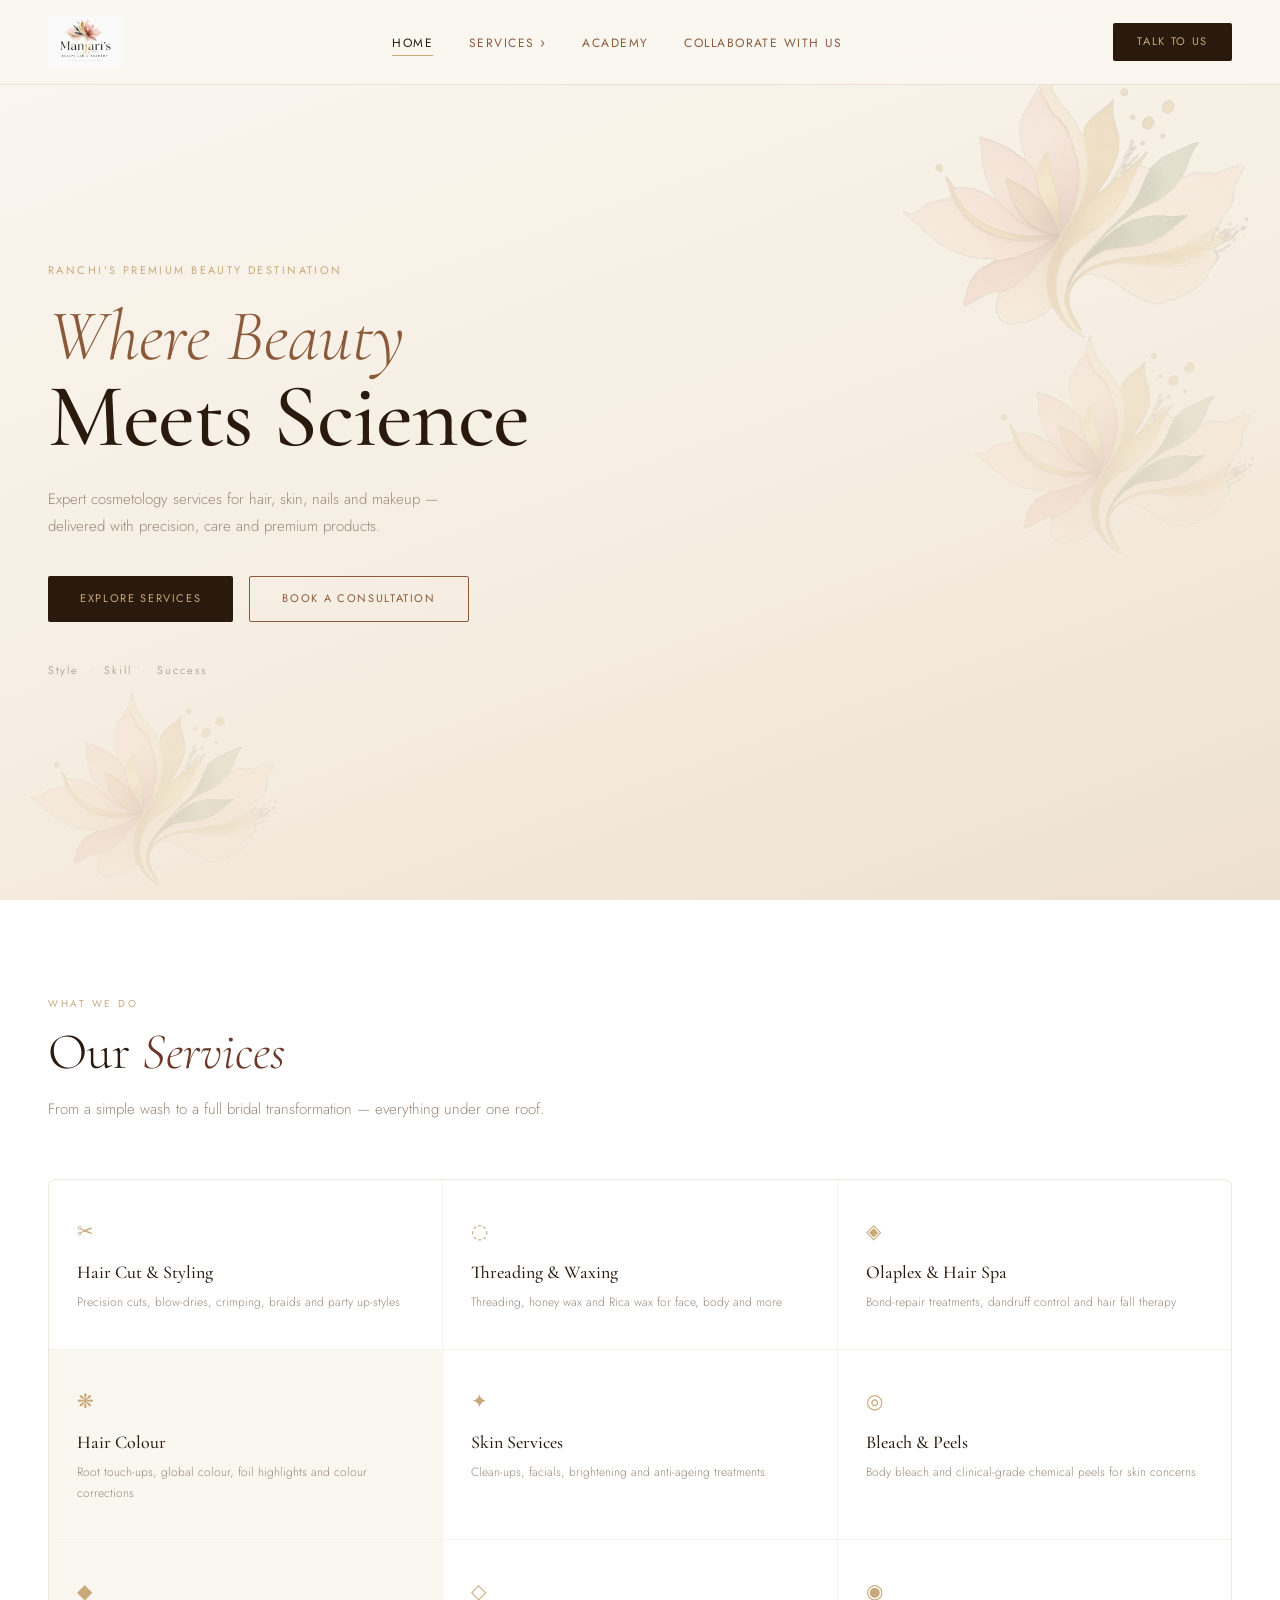
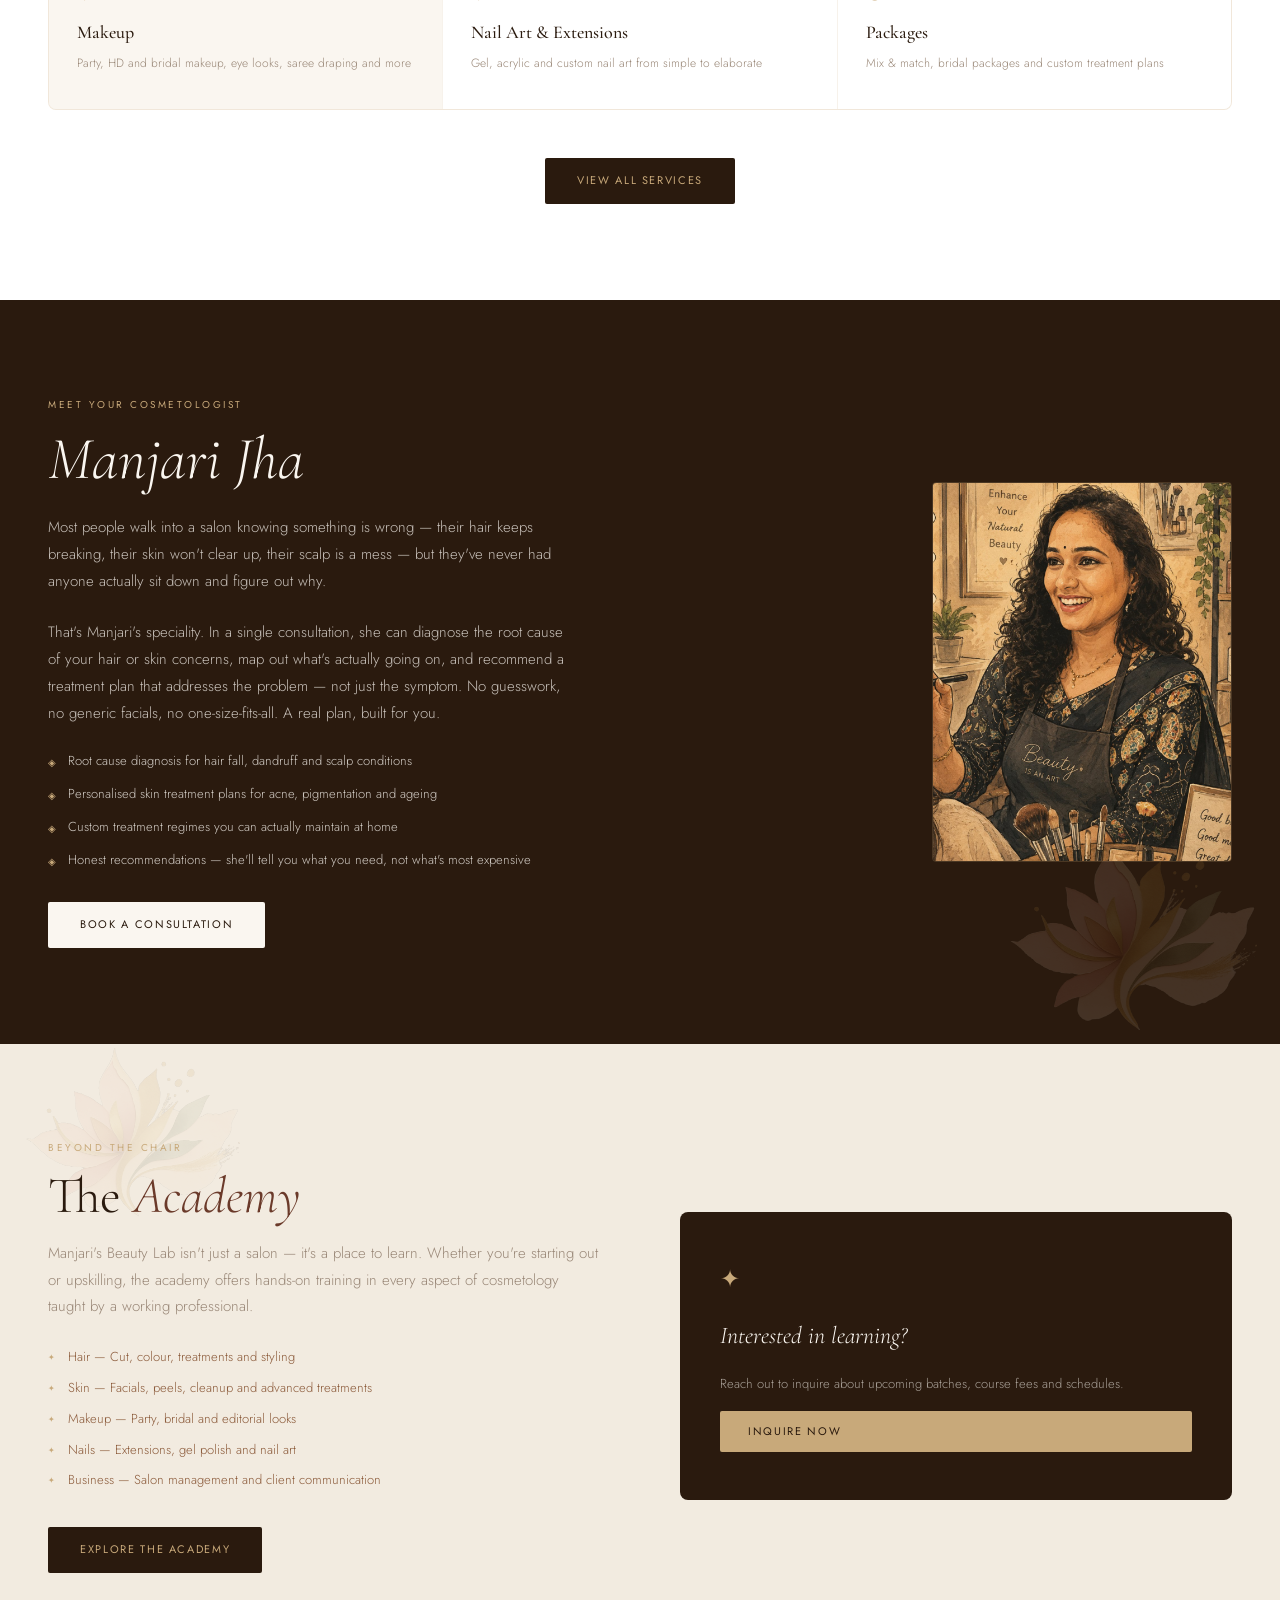
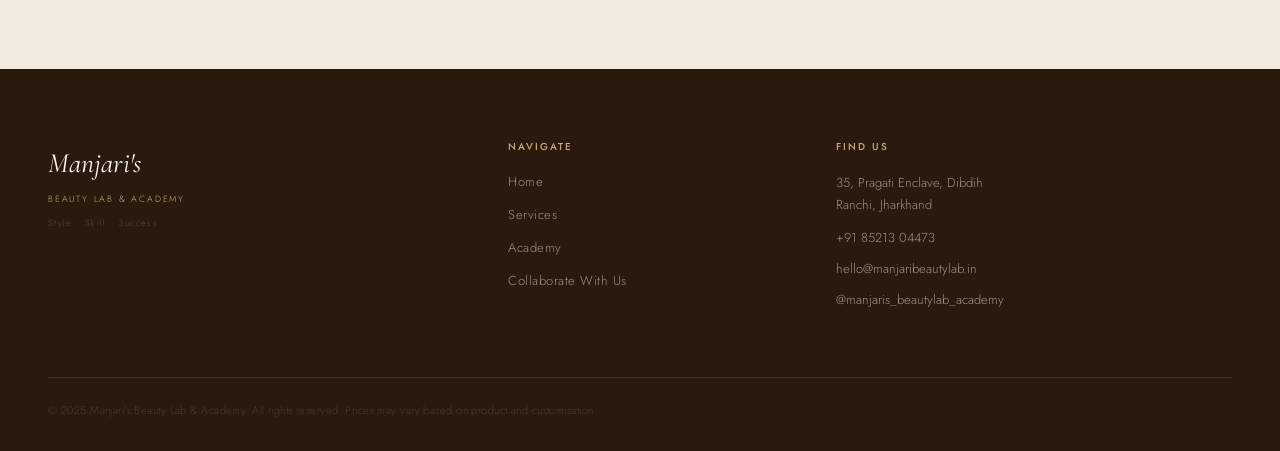
<file: index.html>
<!DOCTYPE html>
<html lang="en">
<head>
<meta charset="UTF-8">
<meta name="viewport" content="width=device-width, initial-scale=1.0">
<title>Manjari's Beauty Lab & Academy — Ranchi</title>
<link rel="preconnect" href="https://fonts.googleapis.com">
<link href="https://fonts.googleapis.com/css2?family=Cormorant+Garamond:ital,wght@0,300;0,400;0,500;0,600;1,300;1,400;1,600&family=Jost:wght@200;300;400;500&display=swap" rel="stylesheet">
<link rel="stylesheet" href="style.css">
</head>
<body>

<!-- NAV -->
<nav class="nav" id="nav">
  <div class="nav-logo">
    <a href="index.html"><img src="logo.png" alt="Manjari's Beauty Lab & Academy" class="nav-logo-img"></a>
  </div>
  <ul class="nav-links">
    <li><a href="index.html" class="nav-link active">Home</a></li>
    <li class="has-dropdown">
      <a href="services.html" class="nav-link">Services <span class="chevron">›</span></a>
      <ul class="dropdown">
        <li><a href="services.html#hair">Hair Cut & Styling</a></li>
        <li><a href="services.html#olaplex">Olaplex & Hair Spa</a></li>
        <li><a href="services.html#massage">Head Massage & Colour</a></li>
        <li><a href="services.html#skin">Skin Services</a></li>
        <li><a href="services.html#bleach">Bleach & Peels</a></li>
        <li><a href="services.html#masks">Masks & Treatments</a></li>
        <li><a href="services.html#makeup">Makeup</a></li>
        <li><a href="services.html#nails">Nail Art & Extensions</a></li>
        <li><a href="services.html#packages">Packages</a></li>
        <li><a href="services.html#waxing">Threading & Waxing</a></li>
      </ul>
    </li>
    <li><a href="academy.html" class="nav-link">Academy</a></li>
    <li><a href="collaborate.html" class="nav-link">Collaborate With Us</a></li>
  </ul>
  <a href="https://wa.me/918521304473" target="_blank" class="nav-cta">Talk to Us</a>
  <button class="nav-hamburger" id="hamburger" aria-label="Menu">
    <span></span><span></span><span></span>
  </button>
</nav>

<!-- MOBILE MENU -->
<div class="mobile-menu" id="mobileMenu">
  <ul>
    <li><a href="index.html">Home</a></li>
    <li><a href="services.html">Services</a></li>
    <li><a href="academy.html">Academy</a></li>
    <li><a href="collaborate.html">Collaborate With Us</a></li>
    <li><a href="https://wa.me/918521304473" target="_blank" class="mobile-cta">Talk to Us</a></li>
  </ul>
</div>

<!-- HERO -->
<section class="hero">
  <img src="flower.png" alt="" class="flower-img flower-tr" aria-hidden="true">
  <img src="flower.png" alt="" class="flower-img flower-bl" aria-hidden="true">

  <div class="hero-content">
    <p class="hero-eyebrow">Ranchi's Premium Beauty Destination</p>
    <h1 class="hero-title">
      <span class="hero-title-script">Where Beauty</span>
      <span class="hero-title-serif">Meets Science</span>
    </h1>
    <p class="hero-sub">Expert cosmetology services for hair, skin, nails and makeup — delivered with precision, care and premium products.</p>
    <div class="hero-actions">
      <a href="services.html" class="btn-primary">Explore Services</a>
      <a href="https://wa.me/918521304473" target="_blank" class="btn-ghost">Book a Consultation</a>
    </div>
    <div class="hero-tag">
      <span>Style</span><span class="dot">·</span>
      <span>Skill</span><span class="dot">·</span>
      <span>Success</span>
    </div>
  </div>
</section>

<!-- SERVICES GRID -->
<section class="section services-section">
  <div class="section-label">What We Do</div>
  <h2 class="section-title">Our <em>Services</em></h2>
  <p class="section-sub">From a simple wash to a full bridal transformation — everything under one roof.</p>

  <div class="services-grid">
    <a href="services.html#hair" class="svc-tile">
      <div class="svc-tile-icon">✂</div>
      <h3>Hair Cut & Styling</h3>
      <p>Precision cuts, blow-dries, crimping, braids and party up-styles</p>
    </a>
    <a href="services.html#waxing" class="svc-tile">
      <div class="svc-tile-icon">◌</div>
      <h3>Threading & Waxing</h3>
      <p>Threading, honey wax and Rica wax for face, body and more</p>
    </a>
    <a href="services.html#olaplex" class="svc-tile">
      <div class="svc-tile-icon">◈</div>
      <h3>Olaplex & Hair Spa</h3>
      <p>Bond-repair treatments, dandruff control and hair fall therapy</p>
    </a>
    <a href="services.html#massage" class="svc-tile featured">
      <div class="svc-tile-icon">❋</div>
      <h3>Hair Colour</h3>
      <p>Root touch-ups, global colour, foil highlights and colour corrections</p>
    </a>
    <a href="services.html#skin" class="svc-tile">
      <div class="svc-tile-icon">✦</div>
      <h3>Skin Services</h3>
      <p>Clean-ups, facials, brightening and anti-ageing treatments</p>
    </a>
    <a href="services.html#bleach" class="svc-tile">
      <div class="svc-tile-icon">◎</div>
      <h3>Bleach & Peels</h3>
      <p>Body bleach and clinical-grade chemical peels for skin concerns</p>
    </a>
    <a href="services.html#makeup" class="svc-tile featured">
      <div class="svc-tile-icon">◆</div>
      <h3>Makeup</h3>
      <p>Party, HD and bridal makeup, eye looks, saree draping and more</p>
    </a>
    <a href="services.html#nails" class="svc-tile">
      <div class="svc-tile-icon">◇</div>
      <h3>Nail Art & Extensions</h3>
      <p>Gel, acrylic and custom nail art from simple to elaborate</p>
    </a>
    <a href="services.html#packages" class="svc-tile">
      <div class="svc-tile-icon">◉</div>
      <h3>Packages</h3>
      <p>Mix & match, bridal packages and custom treatment plans</p>
    </a>
  </div>

  <div class="section-cta">
    <a href="services.html" class="btn-primary">View All Services</a>
  </div>
</section>

<!-- ABOUT STRIP -->
<section class="about-strip">
  <img src="flower.png" alt="" class="flower-img flower-br" aria-hidden="true">
  <div class="about-content">
    <p class="about-eyebrow">Meet Your Cosmetologist</p>
    <h2 class="about-title">Manjari Jha</h2>
    <p class="about-text">Most people walk into a salon knowing something is wrong — their hair keeps breaking, their skin won't clear up, their scalp is a mess — but they've never had anyone actually sit down and figure out why.</p>
    <p class="about-text about-text-2">That's Manjari's speciality. In a single consultation, she can diagnose the root cause of your hair or skin concerns, map out what's actually going on, and recommend a treatment plan that addresses the problem — not just the symptom. No guesswork, no generic facials, no one-size-fits-all. A real plan, built for you.</p>
    <div class="about-speciality">
      <div class="speciality-item">
        <span class="speciality-icon">◈</span>
        <span>Root cause diagnosis for hair fall, dandruff and scalp conditions</span>
      </div>
      <div class="speciality-item">
        <span class="speciality-icon">◈</span>
        <span>Personalised skin treatment plans for acne, pigmentation and ageing</span>
      </div>
      <div class="speciality-item">
        <span class="speciality-icon">◈</span>
        <span>Custom treatment regimes you can actually maintain at home</span>
      </div>
      <div class="speciality-item">
        <span class="speciality-icon">◈</span>
        <span>Honest recommendations — she'll tell you what you need, not what's most expensive</span>
      </div>
    </div>
    <a href="https://wa.me/918521304473" target="_blank" class="btn-primary-light">Book a Consultation</a>
  </div>
  <div class="about-sketch">
    <img src="manjari-sketch.png" alt="Manjari Jha — Cosmetologist" class="about-sketch-img">
  </div>
</section>

<!-- ACADEMY TEASER -->
<section class="section academy-teaser">
  <img src="flower.png" alt="" class="flower-img flower-tl" aria-hidden="true">
  <div class="academy-inner">
    <div class="academy-text">
      <div class="section-label">Beyond the Chair</div>
      <h2 class="section-title">The <em>Academy</em></h2>
      <p>Manjari's Beauty Lab isn't just a salon — it's a place to learn. Whether you're starting out or upskilling, the academy offers hands-on training in every aspect of cosmetology taught by a working professional.</p>
      <ul class="academy-list">
        <li>Hair — Cut, colour, treatments and styling</li>
        <li>Skin — Facials, peels, cleanup and advanced treatments</li>
        <li>Makeup — Party, bridal and editorial looks</li>
        <li>Nails — Extensions, gel polish and nail art</li>
        <li>Business — Salon management and client communication</li>
      </ul>
      <a href="academy.html" class="btn-primary">Explore the Academy</a>
    </div>
    <div class="academy-card">
      <div class="academy-card-inner">
        <div class="academy-card-icon">✦</div>
        <p class="academy-card-title">Interested in learning?</p>
        <p class="academy-card-sub">Reach out to inquire about upcoming batches, course fees and schedules.</p>
        <a href="https://wa.me/918521304473" target="_blank" class="btn-gold">Inquire Now</a>
      </div>
    </div>
  </div>
</section>

<!-- FOOTER -->
<footer class="footer">
  <img src="flower.png" alt="" class="flower-img flower-center-r" aria-hidden="true">
  <div class="footer-top">
    <div class="footer-brand">
      <div class="footer-logo-name">Manjari's</div>
      <div class="footer-logo-sub">Beauty Lab & Academy</div>
      <div class="footer-logo-tag">Style · Skill · Success</div>
    </div>
    <div class="footer-links">
      <h4>Navigate</h4>
      <a href="index.html">Home</a>
      <a href="services.html">Services</a>
      <a href="academy.html">Academy</a>
      <a href="collaborate.html">Collaborate With Us</a>
    </div>
    <div class="footer-contact">
      <h4>Find Us</h4>
      <p>35, Pragati Enclave, Dibdih<br>Ranchi, Jharkhand</p>
      <a href="tel:+918521304473">+91 85213 04473</a>
      <a href="mailto:hello@manjaribeautylab.in">hello@manjaribeautylab.in</a>
      <a href="https://instagram.com/manjaris_beautylab_academy" target="_blank">@manjaris_beautylab_academy</a>
    </div>
  </div>
  <div class="footer-bottom">
    <p>© 2025 Manjari's Beauty Lab & Academy. All rights reserved. Prices may vary based on product and customisation.</p>
  </div>
</footer>

<script src="script.js"></script>
</body>
</html>
</file>
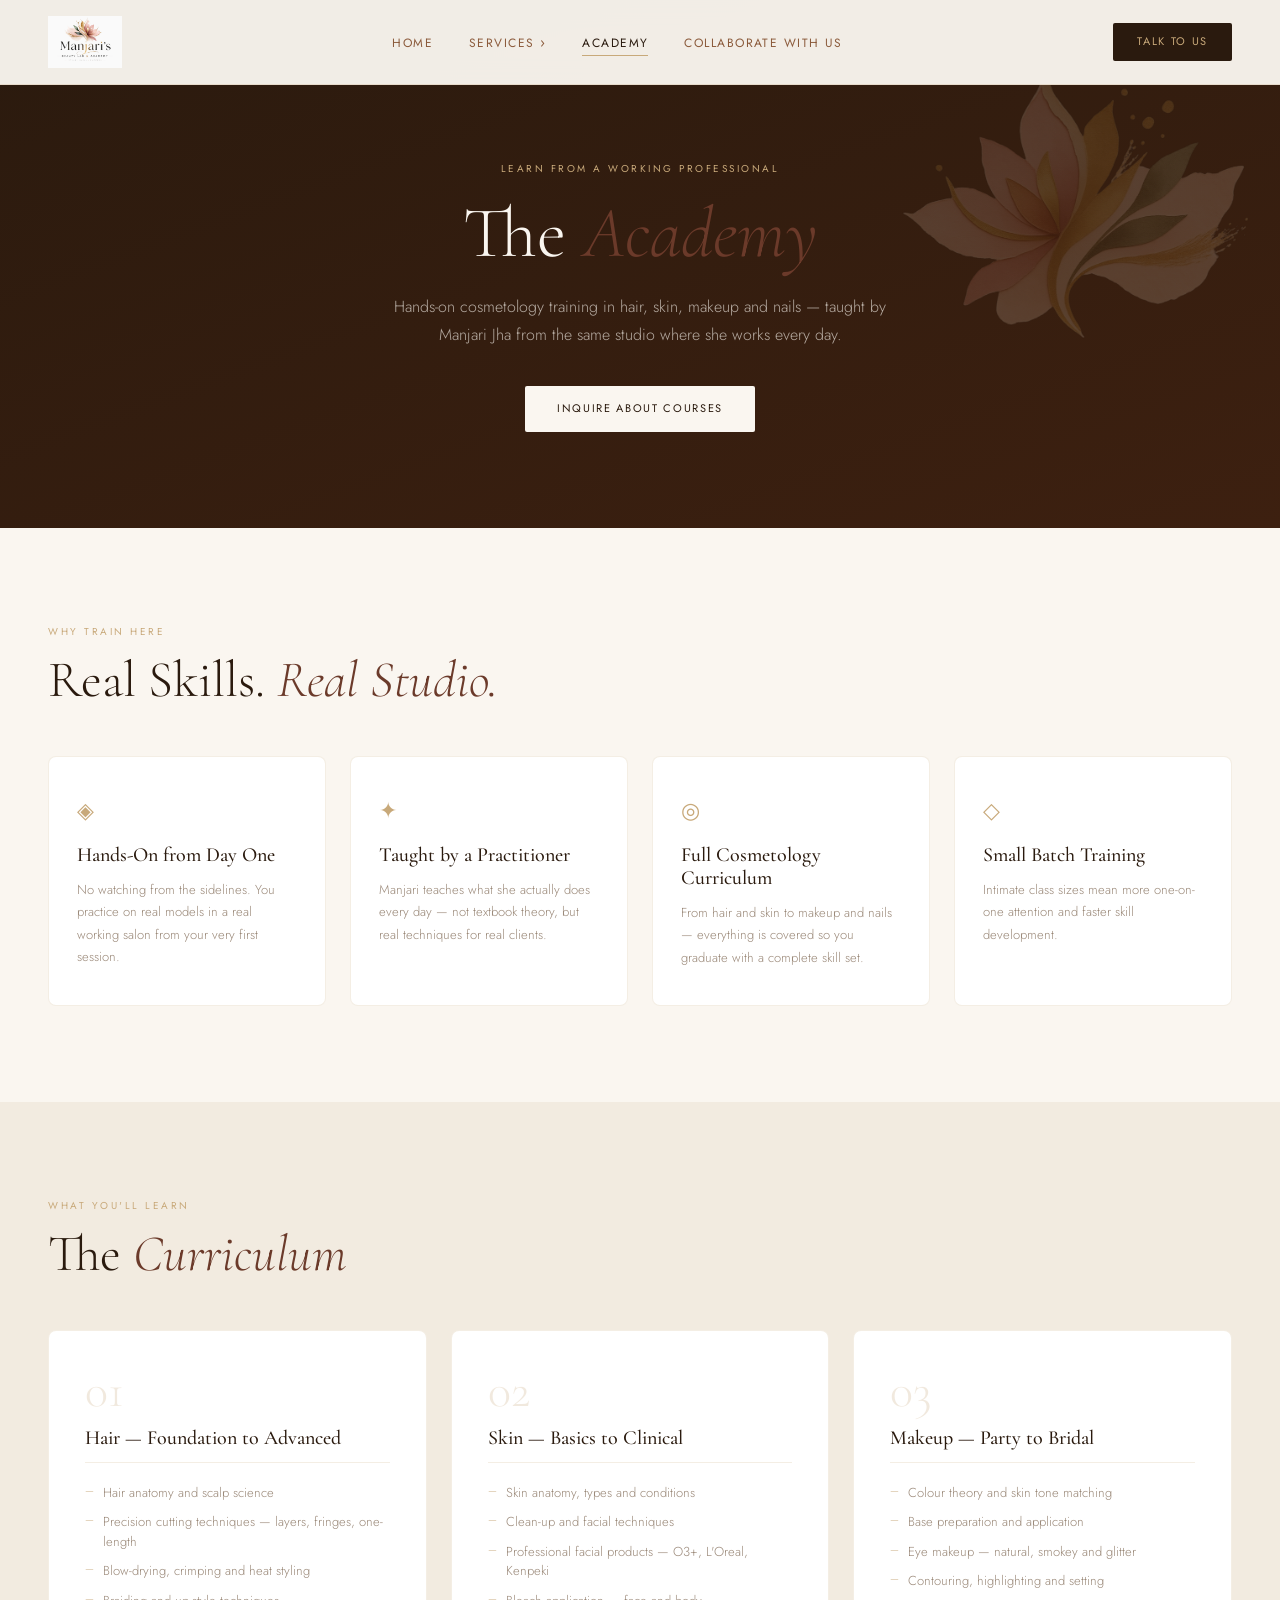
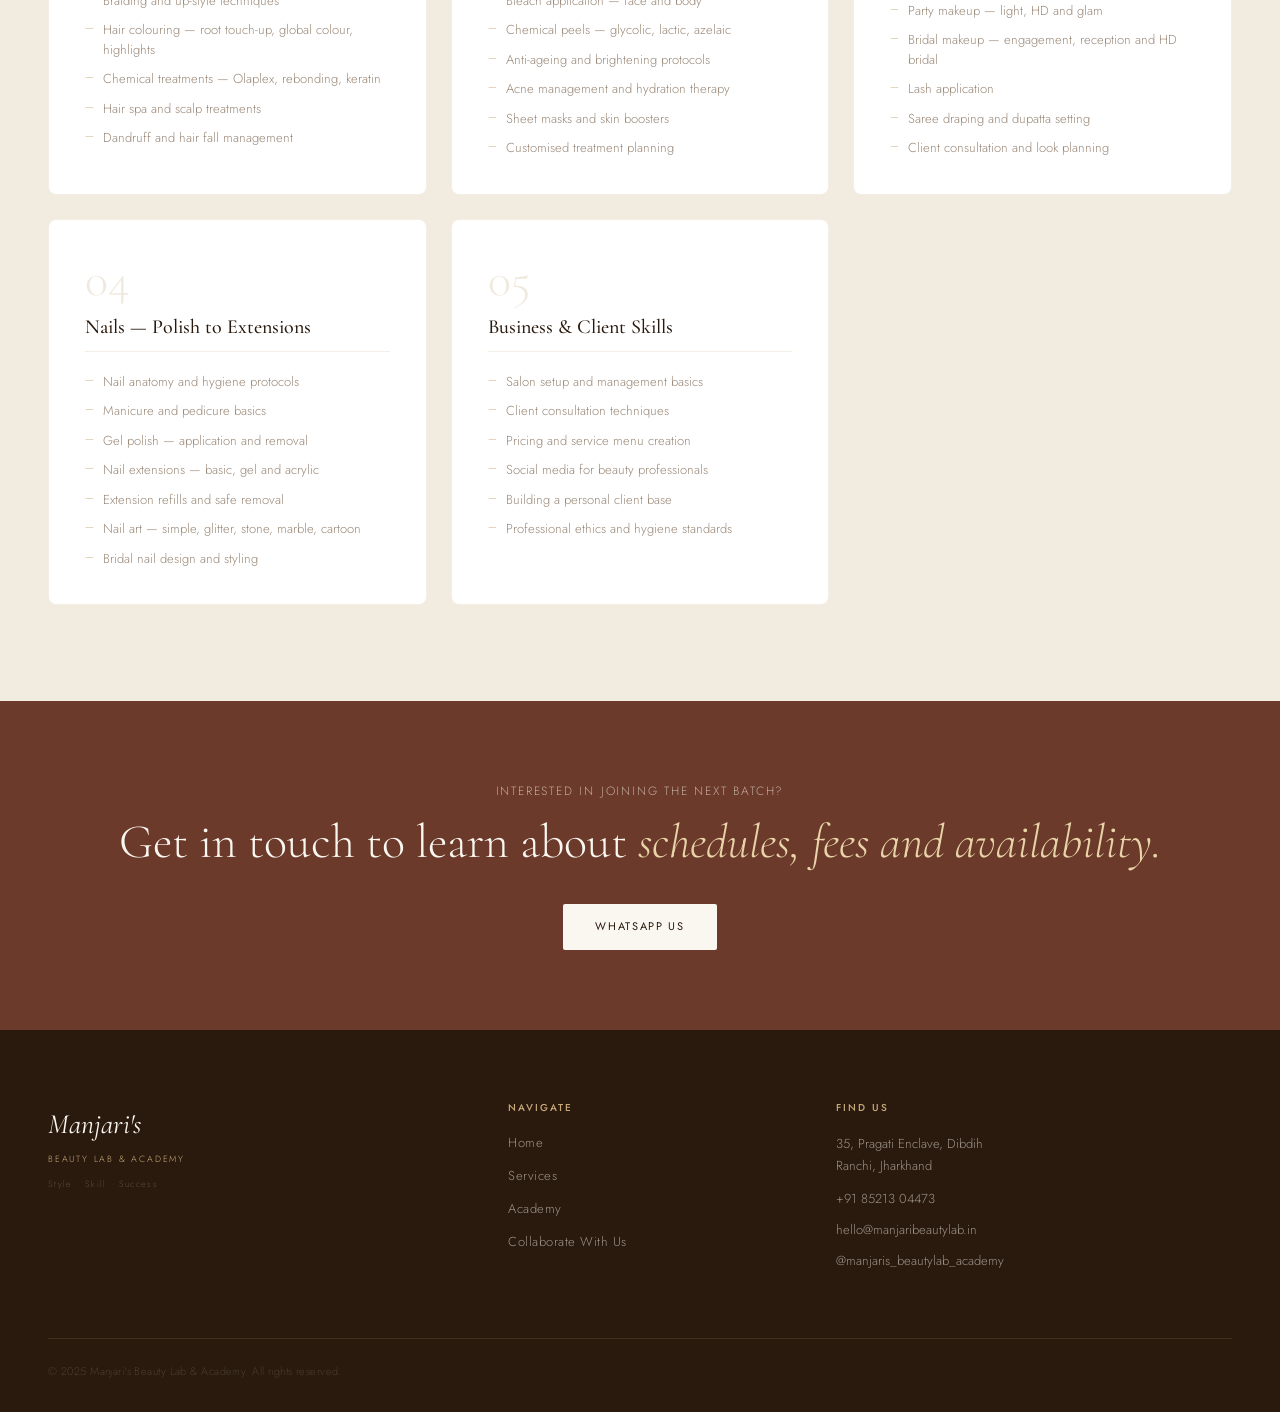
<file: academy.html>
<!DOCTYPE html>
<html lang="en">
<head>
<meta charset="UTF-8">
<meta name="viewport" content="width=device-width, initial-scale=1.0">
<title>Academy — Manjari's Beauty Lab & Academy</title>
<link href="https://fonts.googleapis.com/css2?family=Cormorant+Garamond:ital,wght@0,300;0,400;0,500;0,600;1,300;1,400;1,600&family=Jost:wght@200;300;400;500&display=swap" rel="stylesheet">
<link rel="stylesheet" href="style.css">
</head>
<body>
<nav class="nav" id="nav">
  <div class="nav-logo"><a href="index.html"><img src="logo.png" alt="Manjari's Beauty Lab & Academy" class="nav-logo-img"></a></div>
  <ul class="nav-links">
    <li><a href="index.html" class="nav-link">Home</a></li>
    <li class="has-dropdown"><a href="services.html" class="nav-link">Services <span class="chevron">›</span></a>
      <ul class="dropdown">
        <li><a href="services.html#hair">Hair Cut & Styling</a></li>
        <li><a href="services.html#skin">Skin Services</a></li>
        <li><a href="services.html#makeup">Makeup</a></li>
        <li><a href="services.html#nails">Nail Art & Extensions</a></li>
        <li><a href="services.html#packages">Packages</a></li>
        <li><a href="services.html#waxing">Threading & Waxing</a></li>
      </ul>
    </li>
    <li><a href="academy.html" class="nav-link active">Academy</a></li>
    <li><a href="collaborate.html" class="nav-link">Collaborate With Us</a></li>
  </ul>
  <a href="https://wa.me/918521304473" target="_blank" class="nav-cta">Talk to Us</a>
  <button class="nav-hamburger" id="hamburger" aria-label="Menu"><span></span><span></span><span></span></button>
</nav>
<div class="mobile-menu" id="mobileMenu">
  <ul>
    <li><a href="index.html">Home</a></li>
    <li><a href="services.html">Services</a></li>
    <li><a href="academy.html">Academy</a></li>
    <li><a href="collaborate.html">Collaborate With Us</a></li>
    <li><a href="https://wa.me/918521304473" target="_blank" class="mobile-cta">Talk to Us</a></li>
  </ul>
</div>

<div class="page-hero page-hero-dark">
  <img src="flower.png" alt="" class="flower-img flower-tr" aria-hidden="true">
  <p class="page-eyebrow">Learn From a Working Professional</p>
  <h1 class="page-title page-title-light">The <em>Academy</em></h1>
  <p class="page-sub page-sub-light">Hands-on cosmetology training in hair, skin, makeup and nails — taught by Manjari Jha from the same studio where she works every day.</p>
  <a href="https://wa.me/918521304473" target="_blank" class="btn-primary-light">Inquire About Courses</a>
</div>

<section class="section">
  <div class="section-label">Why Train Here</div>
  <h2 class="section-title">Real Skills. <em>Real Studio.</em></h2>
  <div class="why-grid">
    <div class="why-card">
      <div class="why-icon">◈</div>
      <h3>Hands-On from Day One</h3>
      <p>No watching from the sidelines. You practice on real models in a real working salon from your very first session.</p>
    </div>
    <div class="why-card">
      <div class="why-icon">✦</div>
      <h3>Taught by a Practitioner</h3>
      <p>Manjari teaches what she actually does every day — not textbook theory, but real techniques for real clients.</p>
    </div>
    <div class="why-card">
      <div class="why-icon">◎</div>
      <h3>Full Cosmetology Curriculum</h3>
      <p>From hair and skin to makeup and nails — everything is covered so you graduate with a complete skill set.</p>
    </div>
    <div class="why-card">
      <div class="why-icon">◇</div>
      <h3>Small Batch Training</h3>
      <p>Intimate class sizes mean more one-on-one attention and faster skill development.</p>
    </div>
  </div>
</section>

<section class="section academy-curriculum">
  <div class="section-label">What You'll Learn</div>
  <h2 class="section-title">The <em>Curriculum</em></h2>

  <div class="curriculum-grid">
    <div class="curr-module">
      <div class="curr-num">01</div>
      <h3>Hair — Foundation to Advanced</h3>
      <ul>
        <li>Hair anatomy and scalp science</li>
        <li>Precision cutting techniques — layers, fringes, one-length</li>
        <li>Blow-drying, crimping and heat styling</li>
        <li>Braiding and up-style techniques</li>
        <li>Hair colouring — root touch-up, global colour, highlights</li>
        <li>Chemical treatments — Olaplex, rebonding, keratin</li>
        <li>Hair spa and scalp treatments</li>
        <li>Dandruff and hair fall management</li>
      </ul>
    </div>
    <div class="curr-module">
      <div class="curr-num">02</div>
      <h3>Skin — Basics to Clinical</h3>
      <ul>
        <li>Skin anatomy, types and conditions</li>
        <li>Clean-up and facial techniques</li>
        <li>Professional facial products — O3+, L'Oreal, Kenpeki</li>
        <li>Bleach application — face and body</li>
        <li>Chemical peels — glycolic, lactic, azelaic</li>
        <li>Anti-ageing and brightening protocols</li>
        <li>Acne management and hydration therapy</li>
        <li>Sheet masks and skin boosters</li>
        <li>Customised treatment planning</li>
      </ul>
    </div>
    <div class="curr-module">
      <div class="curr-num">03</div>
      <h3>Makeup — Party to Bridal</h3>
      <ul>
        <li>Colour theory and skin tone matching</li>
        <li>Base preparation and application</li>
        <li>Eye makeup — natural, smokey and glitter</li>
        <li>Contouring, highlighting and setting</li>
        <li>Party makeup — light, HD and glam</li>
        <li>Bridal makeup — engagement, reception and HD bridal</li>
        <li>Lash application</li>
        <li>Saree draping and dupatta setting</li>
        <li>Client consultation and look planning</li>
      </ul>
    </div>
    <div class="curr-module">
      <div class="curr-num">04</div>
      <h3>Nails — Polish to Extensions</h3>
      <ul>
        <li>Nail anatomy and hygiene protocols</li>
        <li>Manicure and pedicure basics</li>
        <li>Gel polish — application and removal</li>
        <li>Nail extensions — basic, gel and acrylic</li>
        <li>Extension refills and safe removal</li>
        <li>Nail art — simple, glitter, stone, marble, cartoon</li>
        <li>Bridal nail design and styling</li>
      </ul>
    </div>
    <div class="curr-module">
      <div class="curr-num">05</div>
      <h3>Business & Client Skills</h3>
      <ul>
        <li>Salon setup and management basics</li>
        <li>Client consultation techniques</li>
        <li>Pricing and service menu creation</li>
        <li>Social media for beauty professionals</li>
        <li>Building a personal client base</li>
        <li>Professional ethics and hygiene standards</li>
      </ul>
    </div>
  </div>
</section>

<div class="cta-banner">
  <p>Interested in joining the next batch?</p>
  <h2>Get in touch to learn about <em>schedules, fees and availability.</em></h2>
  <a href="https://wa.me/918521304473" target="_blank" class="btn-primary-light">WhatsApp Us</a>
</div>

<footer class="footer">
  <div class="footer-top">
    <div class="footer-brand">
      <div class="footer-logo-name">Manjari's</div>
      <div class="footer-logo-sub">Beauty Lab & Academy</div>
      <div class="footer-logo-tag">Style · Skill · Success</div>
    </div>
    <div class="footer-links">
      <h4>Navigate</h4>
      <a href="index.html">Home</a>
      <a href="services.html">Services</a>
      <a href="academy.html">Academy</a>
      <a href="collaborate.html">Collaborate With Us</a>
    </div>
    <div class="footer-contact">
      <h4>Find Us</h4>
      <p>35, Pragati Enclave, Dibdih<br>Ranchi, Jharkhand</p>
      <a href="tel:+918521304473">+91 85213 04473</a>
      <a href="mailto:hello@manjaribeautylab.in">hello@manjaribeautylab.in</a>
      <a href="https://instagram.com/manjaris_beautylab_academy" target="_blank">@manjaris_beautylab_academy</a>
    </div>
  </div>
  <div class="footer-bottom">
    <p>© 2025 Manjari's Beauty Lab & Academy. All rights reserved.</p>
  </div>
</footer>
<script src="script.js"></script>
</body>
</html>
</file>
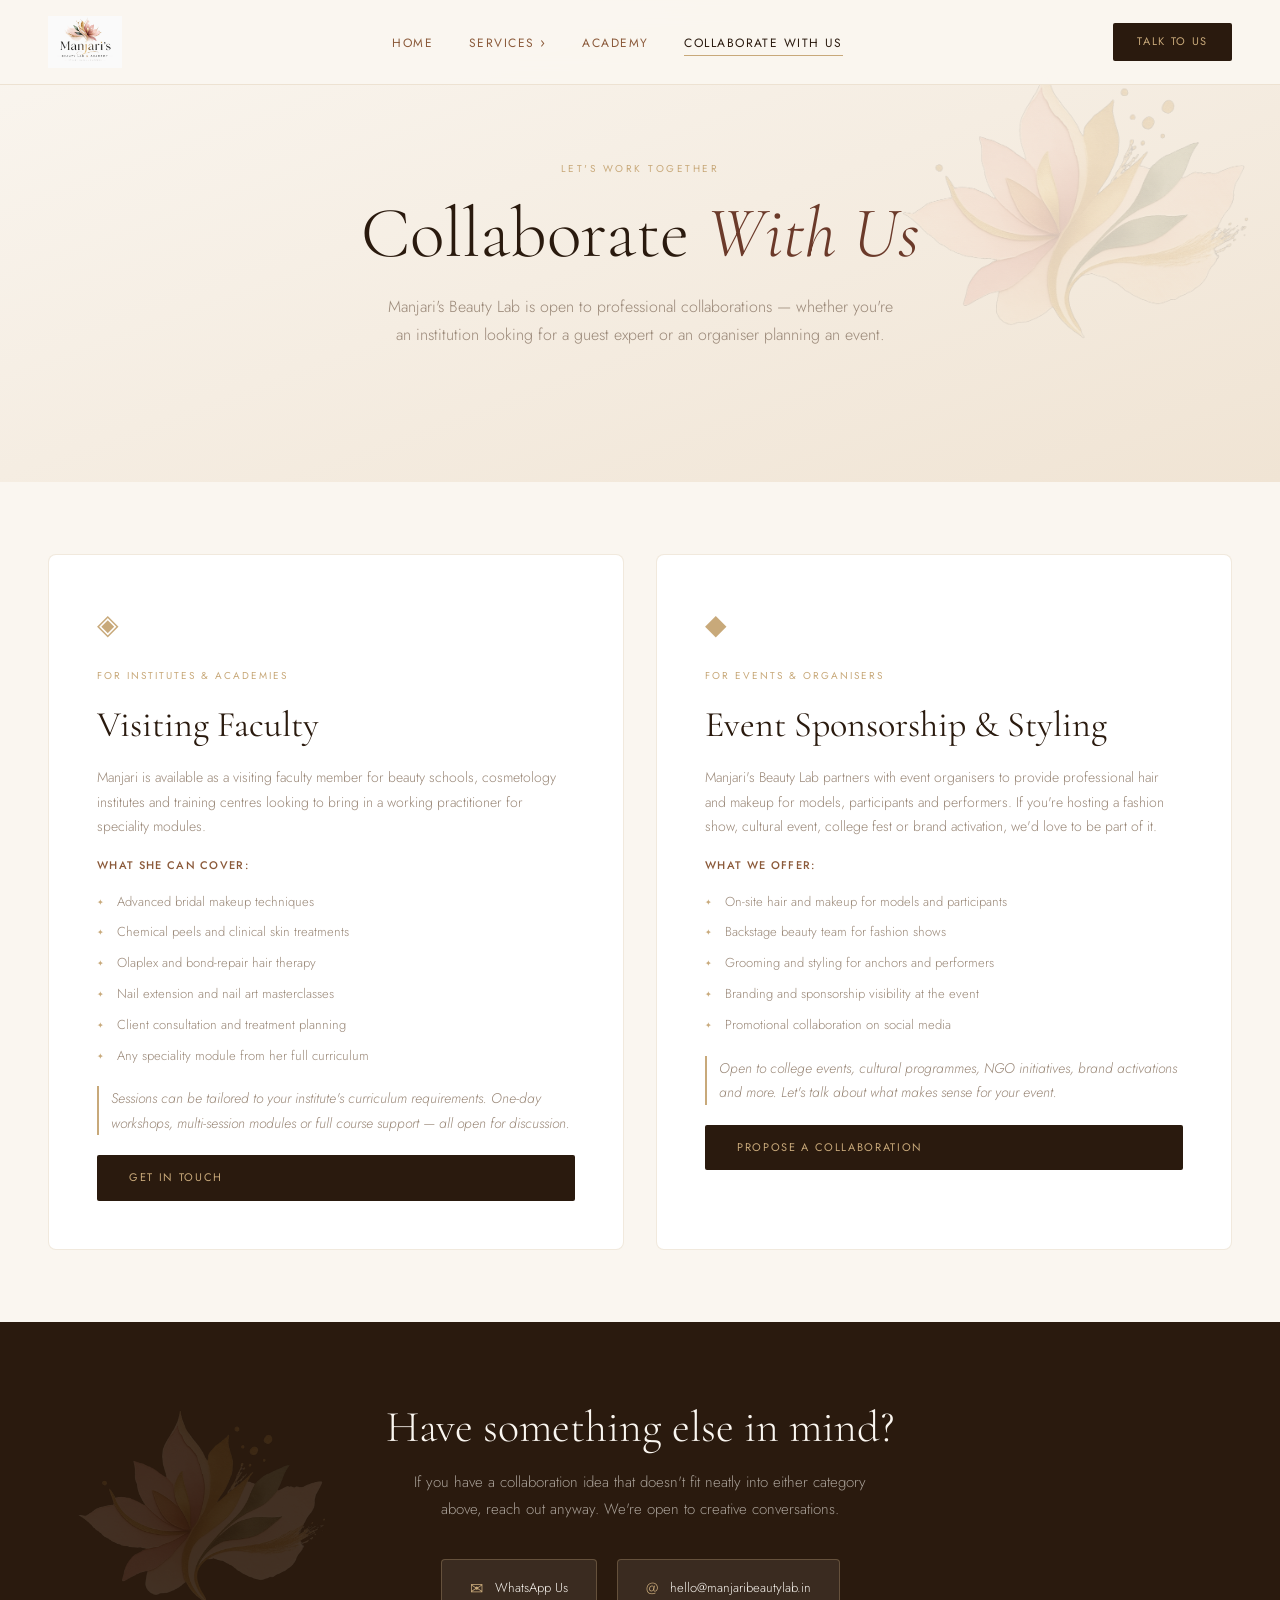
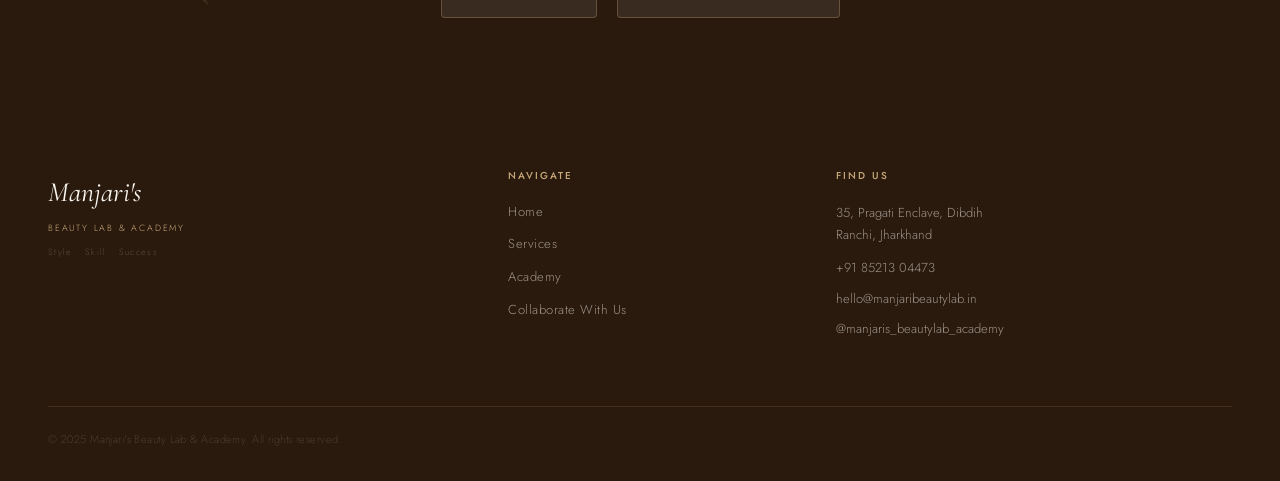
<file: collaborate.html>
<!DOCTYPE html>
<html lang="en">
<head>
<meta charset="UTF-8">
<meta name="viewport" content="width=device-width, initial-scale=1.0">
<title>Collaborate — Manjari's Beauty Lab & Academy</title>
<link href="https://fonts.googleapis.com/css2?family=Cormorant+Garamond:ital,wght@0,300;0,400;0,500;0,600;1,300;1,400;1,600&family=Jost:wght@200;300;400;500&display=swap" rel="stylesheet">
<link rel="stylesheet" href="style.css">
</head>
<body>
<nav class="nav" id="nav">
  <div class="nav-logo"><a href="index.html"><img src="logo.png" alt="Manjari's Beauty Lab & Academy" class="nav-logo-img"></a></div>
  <ul class="nav-links">
    <li><a href="index.html" class="nav-link">Home</a></li>
    <li class="has-dropdown"><a href="services.html" class="nav-link">Services <span class="chevron">›</span></a>
      <ul class="dropdown">
        <li><a href="services.html#hair">Hair Cut & Styling</a></li>
        <li><a href="services.html#skin">Skin Services</a></li>
        <li><a href="services.html#makeup">Makeup</a></li>
        <li><a href="services.html#nails">Nail Art & Extensions</a></li>
      </ul>
    </li>
    <li><a href="academy.html" class="nav-link">Academy</a></li>
    <li><a href="collaborate.html" class="nav-link active">Collaborate With Us</a></li>
  </ul>
  <a href="https://wa.me/918521304473" target="_blank" class="nav-cta">Talk to Us</a>
  <button class="nav-hamburger" id="hamburger" aria-label="Menu"><span></span><span></span><span></span></button>
</nav>
<div class="mobile-menu" id="mobileMenu">
  <ul>
    <li><a href="index.html">Home</a></li>
    <li><a href="services.html">Services</a></li>
    <li><a href="academy.html">Academy</a></li>
    <li><a href="collaborate.html">Collaborate With Us</a></li>
    <li><a href="https://wa.me/918521304473" target="_blank" class="mobile-cta">Talk to Us</a></li>
  </ul>
</div>

<div class="page-hero">
  <img src="flower.png" alt="" class="flower-img flower-tr" aria-hidden="true">
  <p class="page-eyebrow">Let's Work Together</p>
  <h1 class="page-title">Collaborate <em>With Us</em></h1>
  <p class="page-sub">Manjari's Beauty Lab is open to professional collaborations — whether you're an institution looking for a guest expert or an organiser planning an event.</p>
</div>

<section class="section collab-section">
  <div class="collab-grid">

    <div class="collab-card collab-card-main">
      <div class="collab-card-icon">◈</div>
      <div class="collab-tag">For Institutes & Academies</div>
      <h2>Visiting Faculty</h2>
      <p>Manjari is available as a visiting faculty member for beauty schools, cosmetology institutes and training centres looking to bring in a working practitioner for speciality modules.</p>
      <h4>What she can cover:</h4>
      <ul>
        <li>Advanced bridal makeup techniques</li>
        <li>Chemical peels and clinical skin treatments</li>
        <li>Olaplex and bond-repair hair therapy</li>
        <li>Nail extension and nail art masterclasses</li>
        <li>Client consultation and treatment planning</li>
        <li>Any speciality module from her full curriculum</li>
      </ul>
      <p class="collab-note">Sessions can be tailored to your institute's curriculum requirements. One-day workshops, multi-session modules or full course support — all open for discussion.</p>
      <a href="https://wa.me/918521304473?text=Hi%2C%20I'm%20interested%20in%20discussing%20a%20visiting%20faculty%20collaboration%20with%20Manjari." target="_blank" class="btn-primary">Get in Touch</a>
    </div>

    <div class="collab-card collab-card-main">
      <div class="collab-card-icon">◆</div>
      <div class="collab-tag">For Events & Organisers</div>
      <h2>Event Sponsorship & Styling</h2>
      <p>Manjari's Beauty Lab partners with event organisers to provide professional hair and makeup for models, participants and performers. If you're hosting a fashion show, cultural event, college fest or brand activation, we'd love to be part of it.</p>
      <h4>What we offer:</h4>
      <ul>
        <li>On-site hair and makeup for models and participants</li>
        <li>Backstage beauty team for fashion shows</li>
        <li>Grooming and styling for anchors and performers</li>
        <li>Branding and sponsorship visibility at the event</li>
        <li>Promotional collaboration on social media</li>
      </ul>
      <p class="collab-note">Open to college events, cultural programmes, NGO initiatives, brand activations and more. Let's talk about what makes sense for your event.</p>
      <a href="https://wa.me/918521304473?text=Hi%2C%20I'd%20like%20to%20discuss%20a%20potential%20event%20collaboration%20with%20Manjari's%20Beauty%20Lab." target="_blank" class="btn-primary">Propose a Collaboration</a>
    </div>

  </div>
</section>

<section class="collab-contact-strip">
  <div class="collab-contact-inner">
    <img src="flower.png" alt="" class="flower-img flower-bl" aria-hidden="true">
    <h2>Have something else in mind?</h2>
    <p>If you have a collaboration idea that doesn't fit neatly into either category above, reach out anyway. We're open to creative conversations.</p>
    <div class="collab-contact-details">
      <a href="https://wa.me/918521304473" target="_blank" class="collab-contact-btn">
        <span class="collab-contact-icon">✉</span>
        <span>WhatsApp Us</span>
      </a>
      <a href="mailto:hello@manjaribeautylab.in" class="collab-contact-btn">
        <span class="collab-contact-icon">@</span>
        <span>hello@manjaribeautylab.in</span>
      </a>
    </div>
  </div>
</section>

<footer class="footer">
  <div class="footer-top">
    <div class="footer-brand">
      <div class="footer-logo-name">Manjari's</div>
      <div class="footer-logo-sub">Beauty Lab & Academy</div>
      <div class="footer-logo-tag">Style · Skill · Success</div>
    </div>
    <div class="footer-links">
      <h4>Navigate</h4>
      <a href="index.html">Home</a>
      <a href="services.html">Services</a>
      <a href="academy.html">Academy</a>
      <a href="collaborate.html">Collaborate With Us</a>
    </div>
    <div class="footer-contact">
      <h4>Find Us</h4>
      <p>35, Pragati Enclave, Dibdih<br>Ranchi, Jharkhand</p>
      <a href="tel:+918521304473">+91 85213 04473</a>
      <a href="mailto:hello@manjaribeautylab.in">hello@manjaribeautylab.in</a>
      <a href="https://instagram.com/manjaris_beautylab_academy" target="_blank">@manjaris_beautylab_academy</a>
    </div>
  </div>
  <div class="footer-bottom">
    <p>© 2025 Manjari's Beauty Lab & Academy. All rights reserved.</p>
  </div>
</footer>
<script src="script.js"></script>
</body>
</html>
</file>
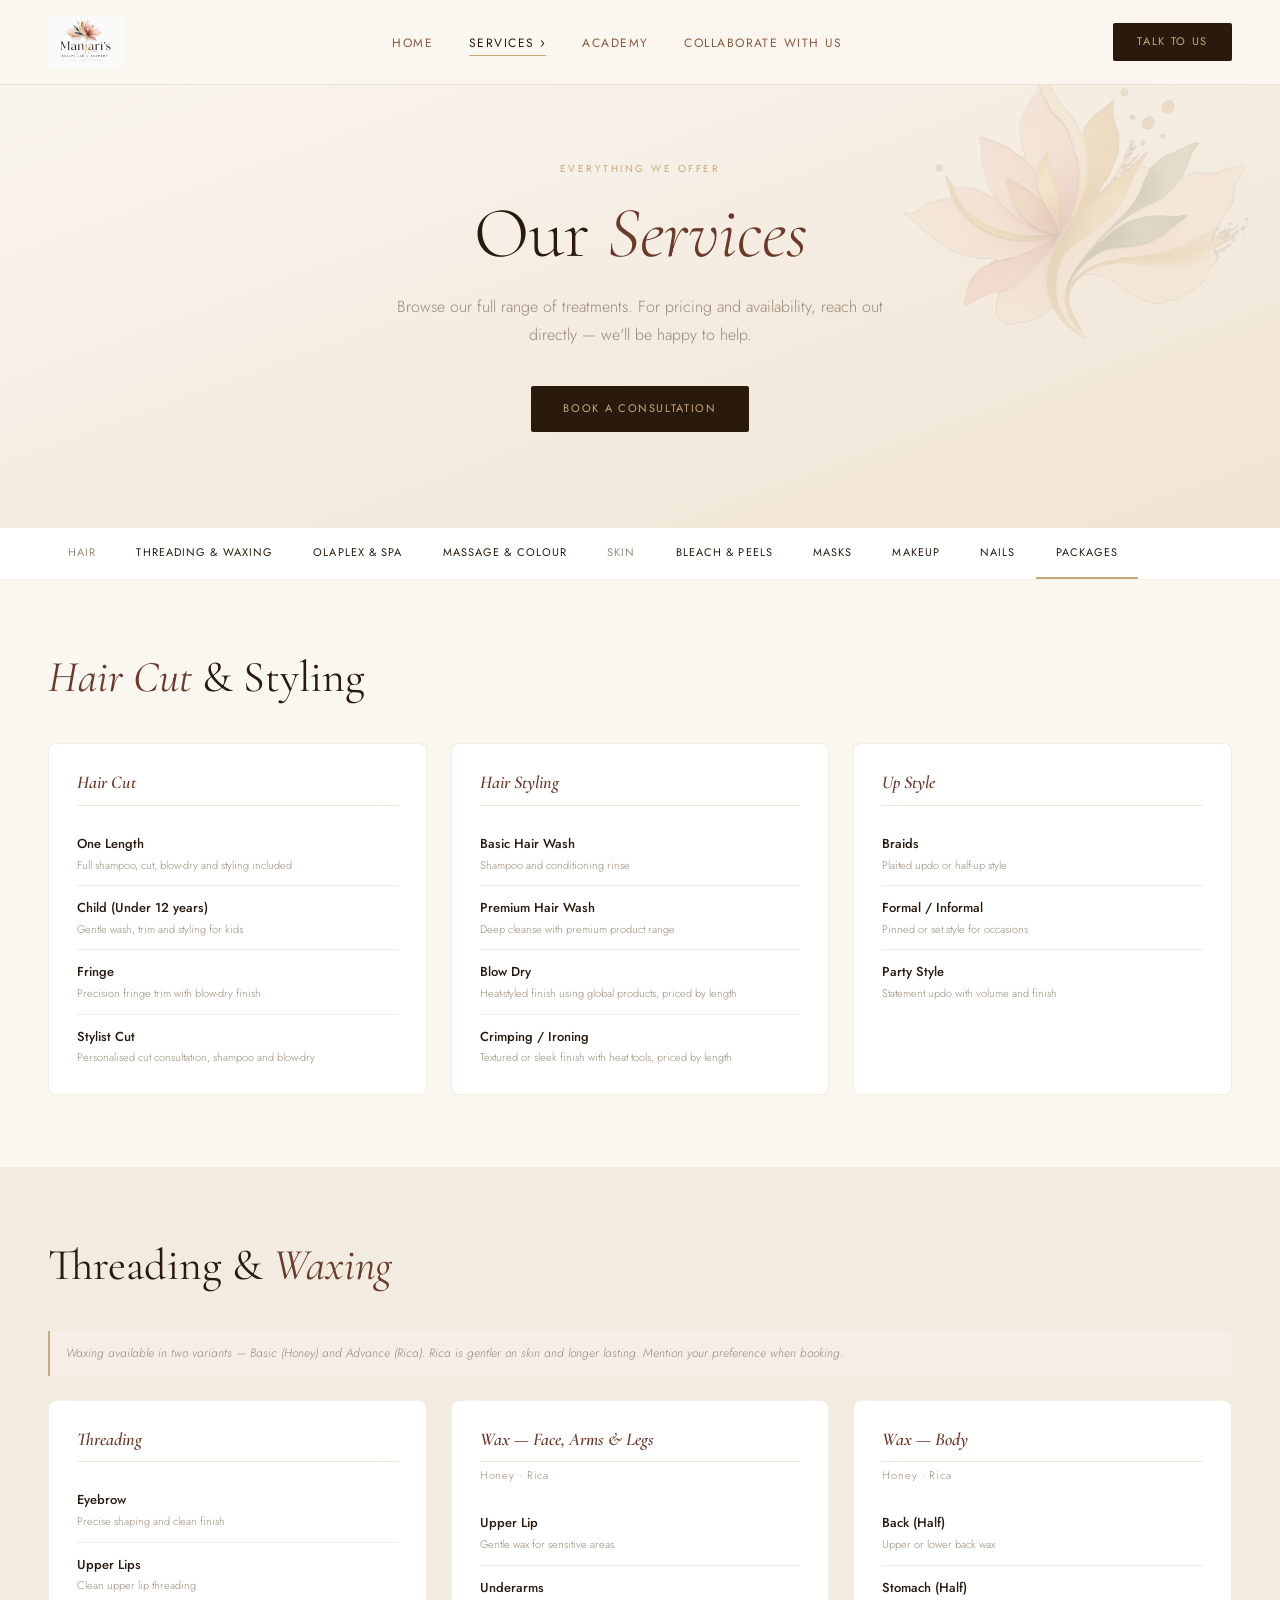
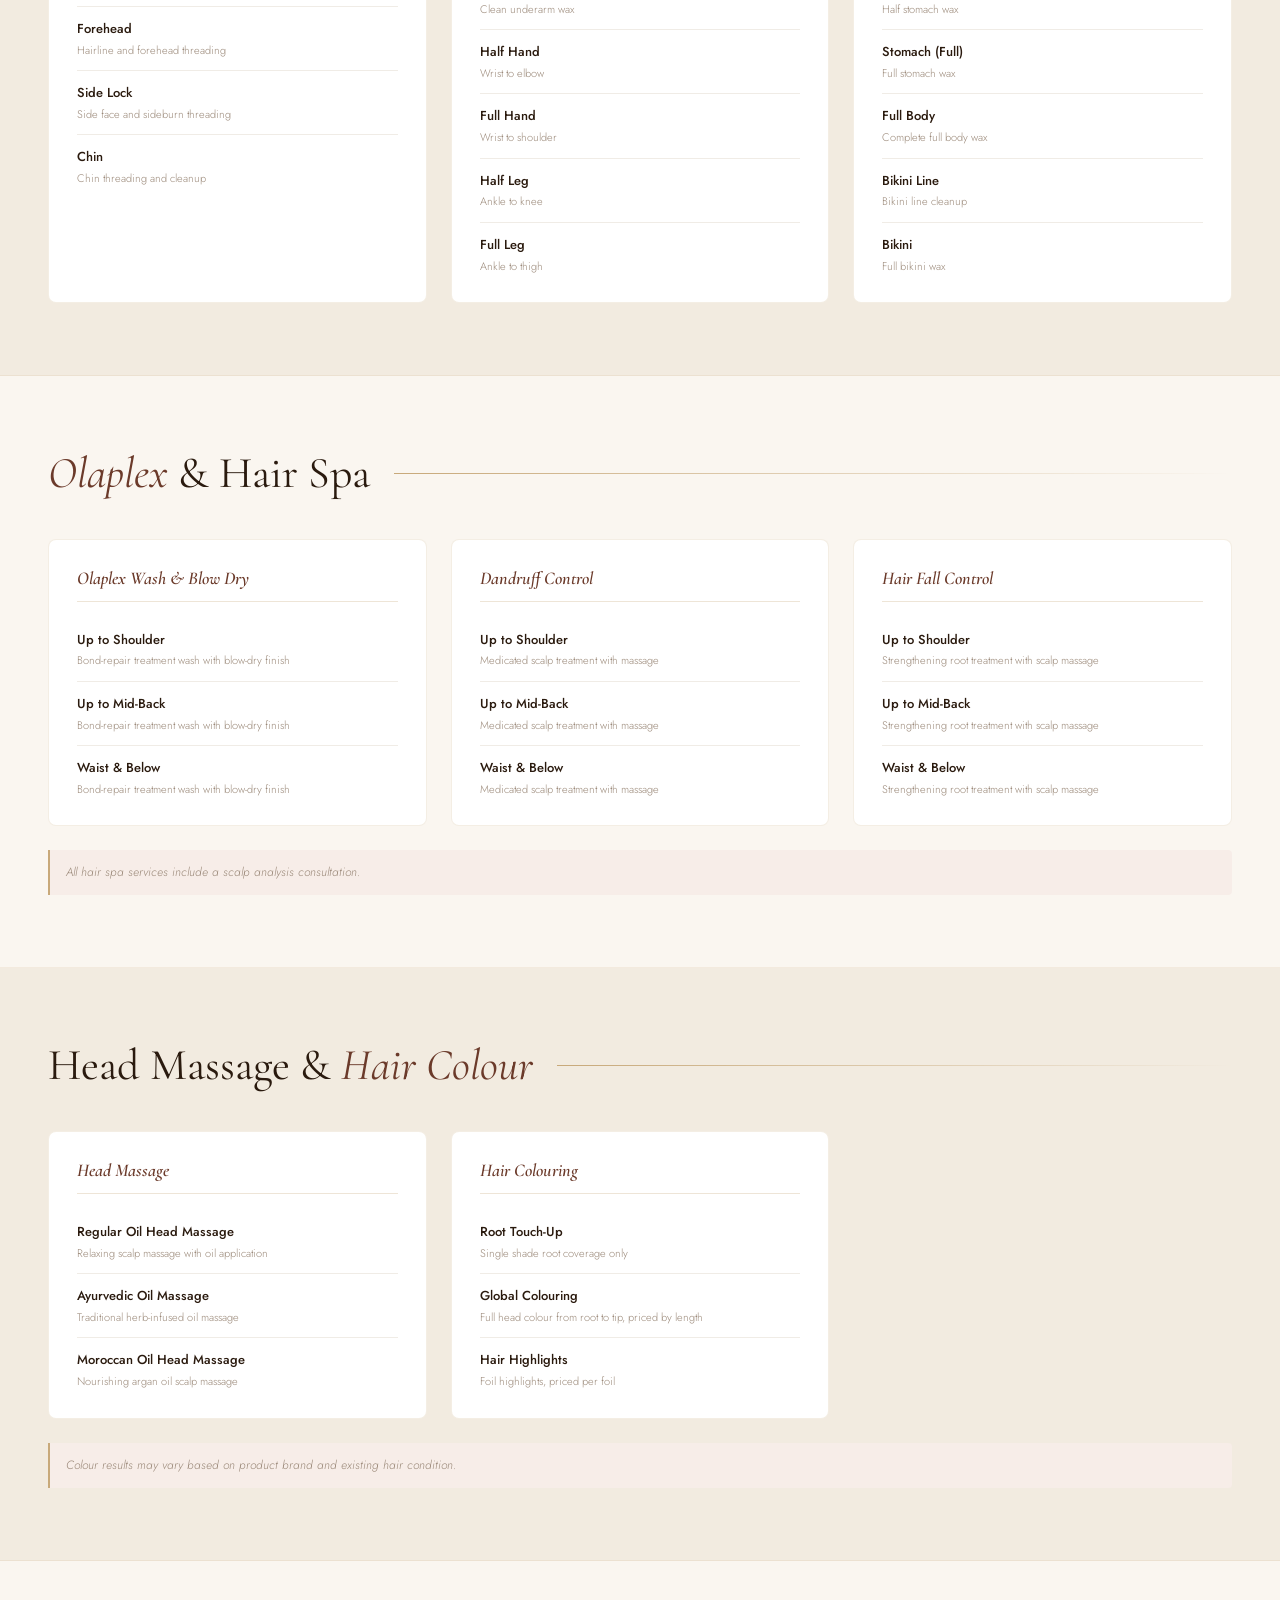
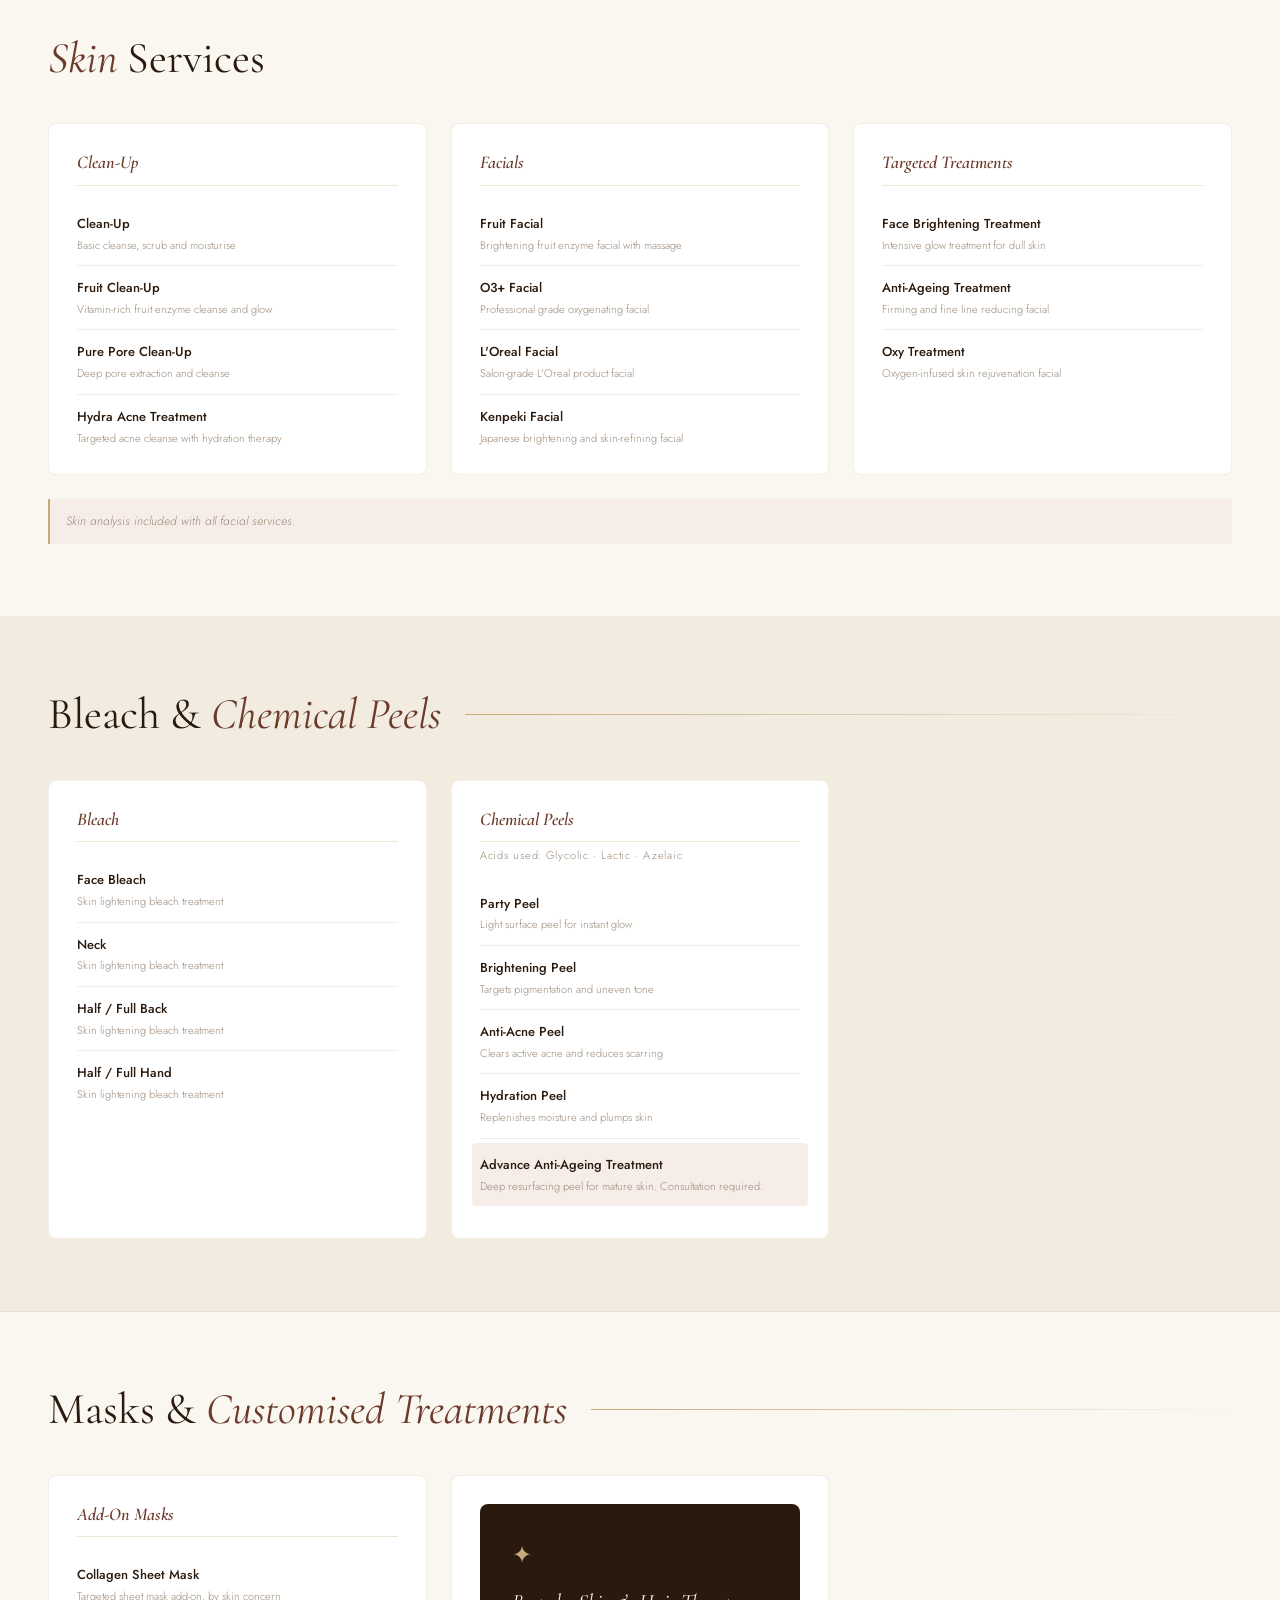
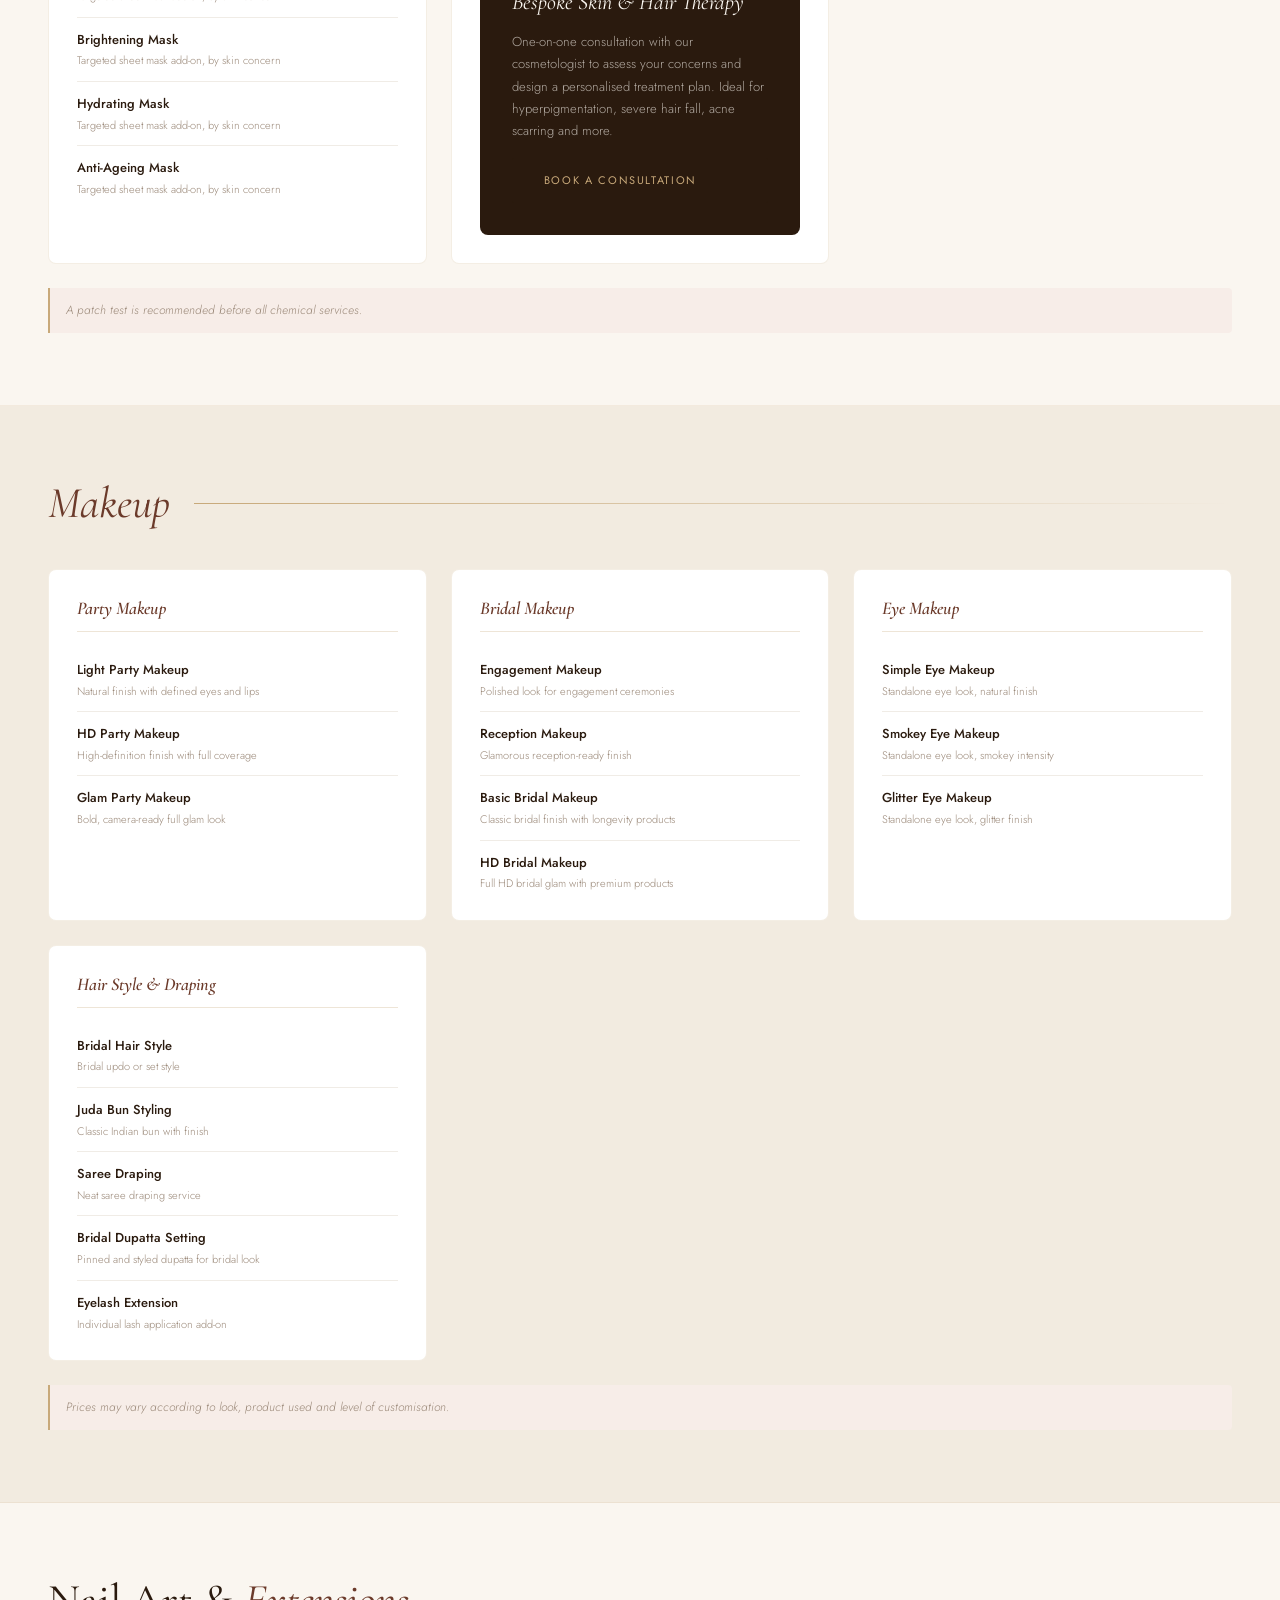
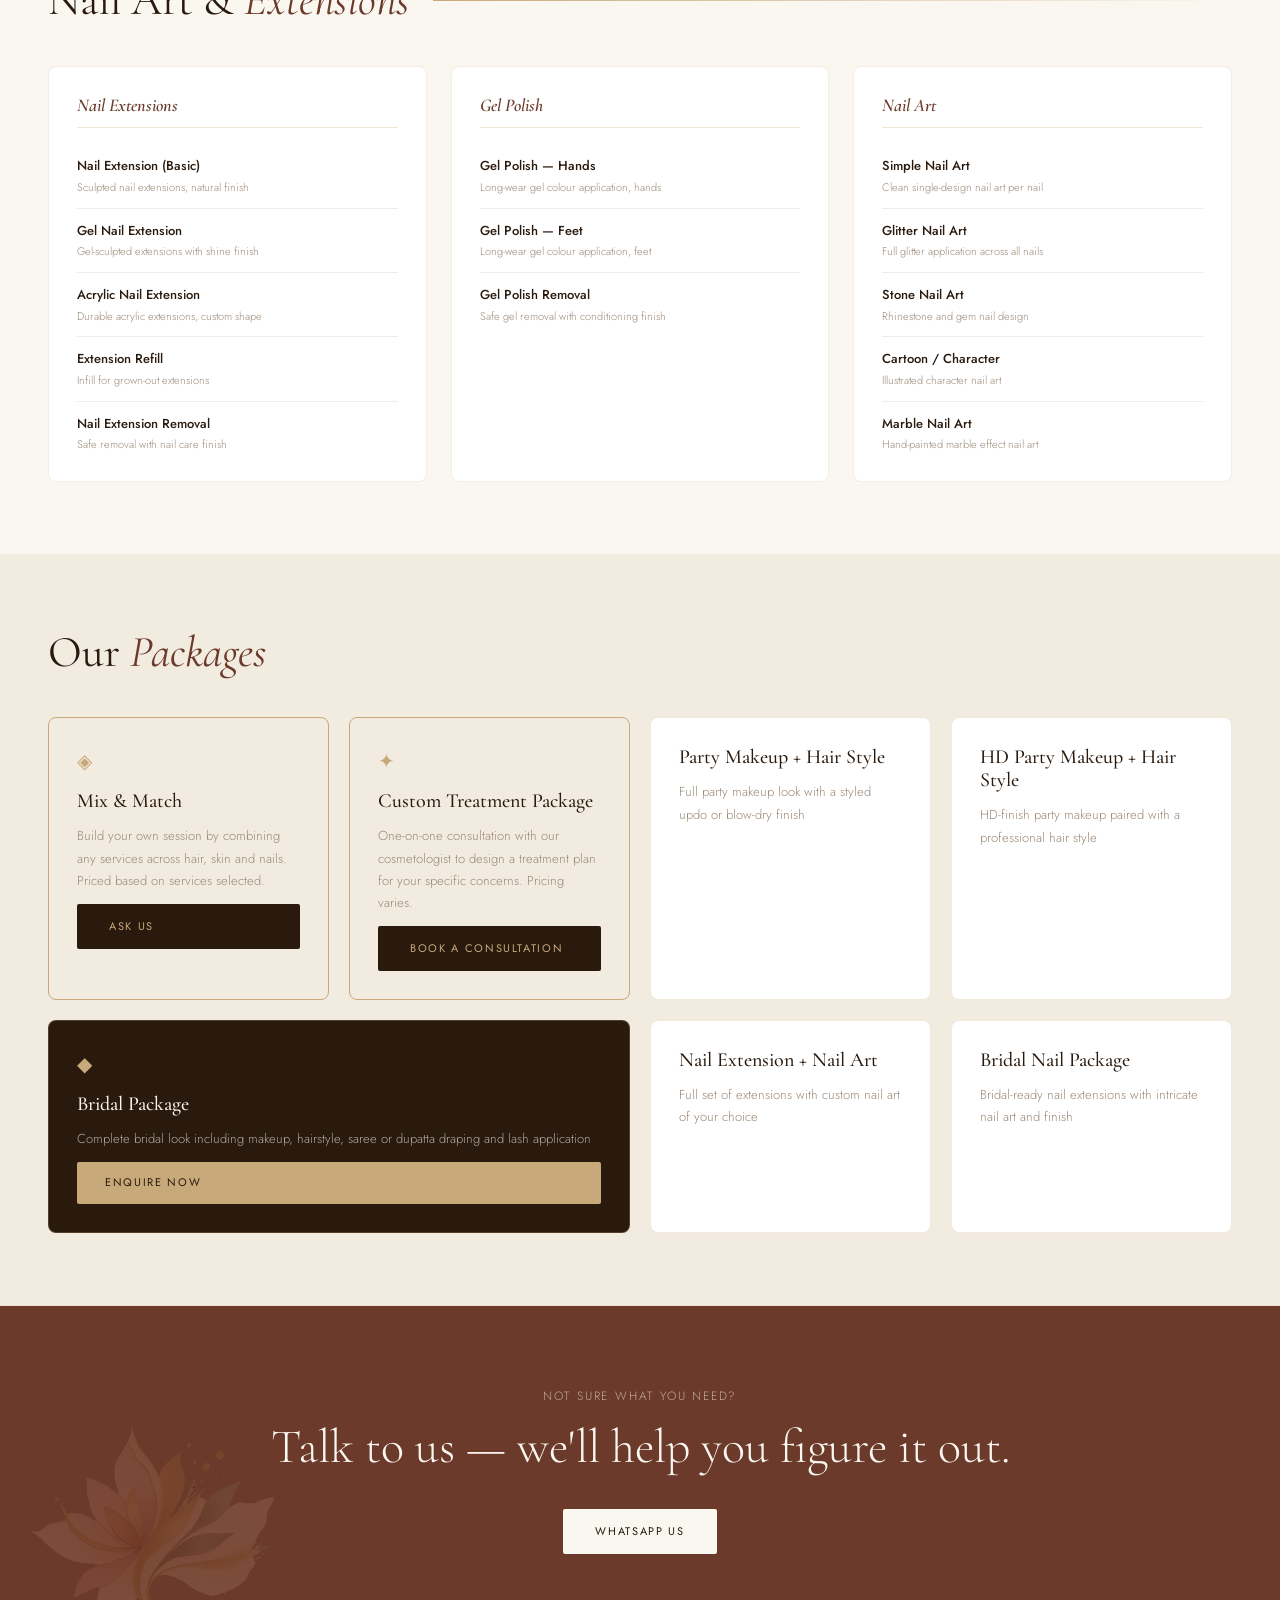
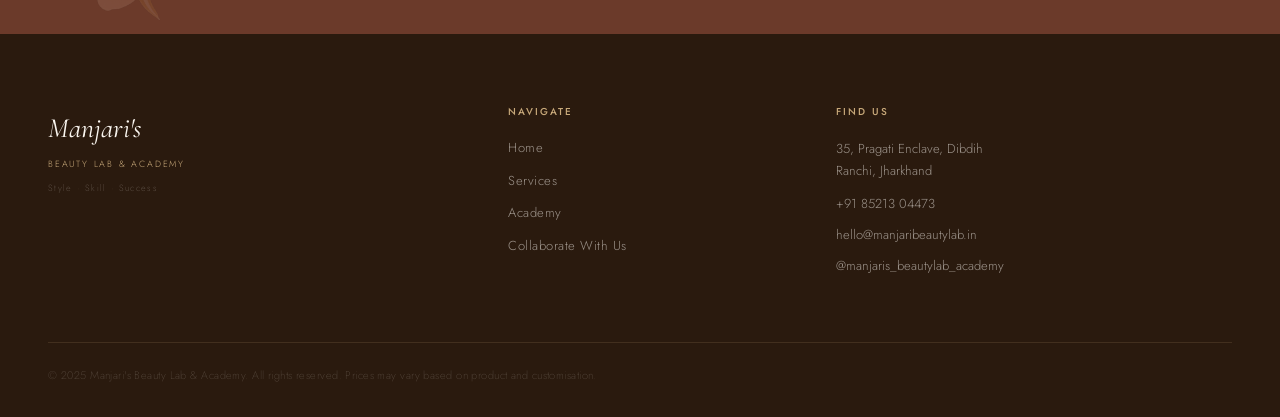
<file: services.html>
<!DOCTYPE html>
<html lang="en">
<head>
<meta charset="UTF-8">
<meta name="viewport" content="width=device-width, initial-scale=1.0">
<title>Services — Manjari's Beauty Lab & Academy</title>
<link href="https://fonts.googleapis.com/css2?family=Cormorant+Garamond:ital,wght@0,300;0,400;0,500;0,600;1,300;1,400;1,600&family=Jost:wght@200;300;400;500&display=swap" rel="stylesheet">
<link rel="stylesheet" href="style.css">
</head>
<body>
<nav class="nav" id="nav">
  <div class="nav-logo">
    <a href="index.html"><img src="logo.png" alt="Manjari's Beauty Lab & Academy" class="nav-logo-img"></a>
  </div>
  <ul class="nav-links">
    <li><a href="index.html" class="nav-link">Home</a></li>
    <li class="has-dropdown">
      <a href="services.html" class="nav-link active">Services <span class="chevron">›</span></a>
      <ul class="dropdown">
        <li><a href="#hair">Hair Cut & Styling</a></li>
        <li><a href="#olaplex">Olaplex & Hair Spa</a></li>
        <li><a href="#massage">Head Massage & Colour</a></li>
        <li><a href="#skin">Skin Services</a></li>
        <li><a href="#bleach">Bleach & Peels</a></li>
        <li><a href="#masks">Masks & Treatments</a></li>
        <li><a href="#makeup">Makeup</a></li>
        <li><a href="#nails">Nail Art & Extensions</a></li>
        <li><a href="#packages">Packages</a></li>
        <li><a href="#waxing">Threading & Waxing</a></li>
      </ul>
    </li>
    <li><a href="academy.html" class="nav-link">Academy</a></li>
    <li><a href="collaborate.html" class="nav-link">Collaborate With Us</a></li>
  </ul>
  <a href="https://wa.me/918521304473" target="_blank" class="nav-cta">Talk to Us</a>
  <button class="nav-hamburger" id="hamburger" aria-label="Menu"><span></span><span></span><span></span></button>
</nav>
<div class="mobile-menu" id="mobileMenu">
  <ul>
    <li><a href="index.html">Home</a></li>
    <li><a href="services.html">Services</a></li>
    <li><a href="academy.html">Academy</a></li>
    <li><a href="collaborate.html">Collaborate With Us</a></li>
    <li><a href="https://wa.me/918521304473" target="_blank" class="mobile-cta">Talk to Us</a></li>
  </ul>
</div>

<div class="page-hero">
  <img src="flower.png" alt="" class="flower-img flower-tr" aria-hidden="true">
  <p class="page-eyebrow">Everything We Offer</p>
  <h1 class="page-title">Our <em>Services</em></h1>
  <p class="page-sub">Browse our full range of treatments. For pricing and availability, reach out directly — we'll be happy to help.</p>
  <a href="https://wa.me/918521304473" target="_blank" class="btn-primary">Book a Consultation</a>
</div>

<div class="services-nav-tabs">
  <a href="#hair">Hair</a>
  <a href="#waxing">Threading & Waxing</a>
  <a href="#olaplex">Olaplex & Spa</a>
  <a href="#massage">Massage & Colour</a>
  <a href="#skin">Skin</a>
  <a href="#bleach">Bleach & Peels</a>
  <a href="#masks">Masks</a>
  <a href="#makeup">Makeup</a>
  <a href="#nails">Nails</a>
  <a href="#packages">Packages</a>
</div>

<main class="services-main">

  <section class="svc-section" id="hair">
    <div class="svc-section-header">
      <h2><em>Hair Cut</em> & Styling</h2>
      <div class="svc-section-line"></div>
    </div>
    <div class="svc-cards">
      <div class="svc-category">
        <h3 class="svc-cat-title">Hair Cut</h3>
        <div class="svc-items">
          <div class="svc-item"><div class="svc-item-left"><strong>One Length</strong><p>Full shampoo, cut, blow-dry and styling included</p></div></div>
          <div class="svc-item"><div class="svc-item-left"><strong>Child (Under 12 years)</strong><p>Gentle wash, trim and styling for kids</p></div></div>
          <div class="svc-item"><div class="svc-item-left"><strong>Fringe</strong><p>Precision fringe trim with blow-dry finish</p></div></div>
          <div class="svc-item"><div class="svc-item-left"><strong>Stylist Cut</strong><p>Personalised cut consultation, shampoo and blow-dry</p></div></div>
        </div>
      </div>
      <div class="svc-category">
        <h3 class="svc-cat-title">Hair Styling</h3>
        <div class="svc-items">
          <div class="svc-item"><div class="svc-item-left"><strong>Basic Hair Wash</strong><p>Shampoo and conditioning rinse</p></div></div>
          <div class="svc-item"><div class="svc-item-left"><strong>Premium Hair Wash</strong><p>Deep cleanse with premium product range</p></div></div>
          <div class="svc-item"><div class="svc-item-left"><strong>Blow Dry</strong><p>Heat-styled finish using global products, priced by length</p></div></div>
          <div class="svc-item"><div class="svc-item-left"><strong>Crimping / Ironing</strong><p>Textured or sleek finish with heat tools, priced by length</p></div></div>
        </div>
      </div>
      <div class="svc-category">
        <h3 class="svc-cat-title">Up Style</h3>
        <div class="svc-items">
          <div class="svc-item"><div class="svc-item-left"><strong>Braids</strong><p>Plaited updo or half-up style</p></div></div>
          <div class="svc-item"><div class="svc-item-left"><strong>Formal / Informal</strong><p>Pinned or set style for occasions</p></div></div>
          <div class="svc-item"><div class="svc-item-left"><strong>Party Style</strong><p>Statement updo with volume and finish</p></div></div>
        </div>
      </div>
    </div>
  </section>

  <section class="svc-section" id="waxing">
    <div class="svc-section-header">
      <h2>Threading & <em>Waxing</em></h2>
      <div class="svc-section-line"></div>
    </div>
    <p class="svc-note" style="margin-bottom:24px;">Waxing available in two variants — Basic (Honey) and Advance (Rica). Rica is gentler on skin and longer lasting. Mention your preference when booking.</p>
    <div class="svc-cards">
      <div class="svc-category">
        <h3 class="svc-cat-title">Threading</h3>
        <div class="svc-items">
          <div class="svc-item"><div class="svc-item-left"><strong>Eyebrow</strong><p>Precise shaping and clean finish</p></div></div>
          <div class="svc-item"><div class="svc-item-left"><strong>Upper Lips</strong><p>Clean upper lip threading</p></div></div>
          <div class="svc-item"><div class="svc-item-left"><strong>Forehead</strong><p>Hairline and forehead threading</p></div></div>
          <div class="svc-item"><div class="svc-item-left"><strong>Side Lock</strong><p>Side face and sideburn threading</p></div></div>
          <div class="svc-item"><div class="svc-item-left"><strong>Chin</strong><p>Chin threading and cleanup</p></div></div>
        </div>
      </div>
      <div class="svc-category">
        <h3 class="svc-cat-title">Wax — Face, Arms & Legs</h3>
        <p class="svc-cat-sub">Honey · Rica</p>
        <div class="svc-items">
          <div class="svc-item"><div class="svc-item-left"><strong>Upper Lip</strong><p>Gentle wax for sensitive areas</p></div></div>
          <div class="svc-item"><div class="svc-item-left"><strong>Underarms</strong><p>Clean underarm wax</p></div></div>
          <div class="svc-item"><div class="svc-item-left"><strong>Half Hand</strong><p>Wrist to elbow</p></div></div>
          <div class="svc-item"><div class="svc-item-left"><strong>Full Hand</strong><p>Wrist to shoulder</p></div></div>
          <div class="svc-item"><div class="svc-item-left"><strong>Half Leg</strong><p>Ankle to knee</p></div></div>
          <div class="svc-item"><div class="svc-item-left"><strong>Full Leg</strong><p>Ankle to thigh</p></div></div>
        </div>
      </div>
      <div class="svc-category">
        <h3 class="svc-cat-title">Wax — Body</h3>
        <p class="svc-cat-sub">Honey · Rica</p>
        <div class="svc-items">
          <div class="svc-item"><div class="svc-item-left"><strong>Back (Half)</strong><p>Upper or lower back wax</p></div></div>
          <div class="svc-item"><div class="svc-item-left"><strong>Stomach (Half)</strong><p>Half stomach wax</p></div></div>
          <div class="svc-item"><div class="svc-item-left"><strong>Stomach (Full)</strong><p>Full stomach wax</p></div></div>
          <div class="svc-item"><div class="svc-item-left"><strong>Full Body</strong><p>Complete full body wax</p></div></div>
          <div class="svc-item"><div class="svc-item-left"><strong>Bikini Line</strong><p>Bikini line cleanup</p></div></div>
          <div class="svc-item"><div class="svc-item-left"><strong>Bikini</strong><p>Full bikini wax</p></div></div>
        </div>
      </div>
    </div>
  </section>


  <section class="svc-section" id="olaplex">
    <div class="svc-section-header">
      <h2><em>Olaplex</em> & Hair Spa</h2>
      <div class="svc-section-line"></div>
    </div>
    <div class="svc-cards">
      <div class="svc-category">
        <h3 class="svc-cat-title">Olaplex Wash & Blow Dry</h3>
        <div class="svc-items">
          <div class="svc-item"><div class="svc-item-left"><strong>Up to Shoulder</strong><p>Bond-repair treatment wash with blow-dry finish</p></div></div>
          <div class="svc-item"><div class="svc-item-left"><strong>Up to Mid-Back</strong><p>Bond-repair treatment wash with blow-dry finish</p></div></div>
          <div class="svc-item"><div class="svc-item-left"><strong>Waist & Below</strong><p>Bond-repair treatment wash with blow-dry finish</p></div></div>
        </div>
      </div>
      <div class="svc-category">
        <h3 class="svc-cat-title">Dandruff Control</h3>
        <div class="svc-items">
          <div class="svc-item"><div class="svc-item-left"><strong>Up to Shoulder</strong><p>Medicated scalp treatment with massage</p></div></div>
          <div class="svc-item"><div class="svc-item-left"><strong>Up to Mid-Back</strong><p>Medicated scalp treatment with massage</p></div></div>
          <div class="svc-item"><div class="svc-item-left"><strong>Waist & Below</strong><p>Medicated scalp treatment with massage</p></div></div>
        </div>
      </div>
      <div class="svc-category">
        <h3 class="svc-cat-title">Hair Fall Control</h3>
        <div class="svc-items">
          <div class="svc-item"><div class="svc-item-left"><strong>Up to Shoulder</strong><p>Strengthening root treatment with scalp massage</p></div></div>
          <div class="svc-item"><div class="svc-item-left"><strong>Up to Mid-Back</strong><p>Strengthening root treatment with scalp massage</p></div></div>
          <div class="svc-item"><div class="svc-item-left"><strong>Waist & Below</strong><p>Strengthening root treatment with scalp massage</p></div></div>
        </div>
      </div>
    </div>
    <p class="svc-note">All hair spa services include a scalp analysis consultation.</p>
  </section>

  <section class="svc-section" id="massage">
    <div class="svc-section-header">
      <h2>Head Massage & <em>Hair Colour</em></h2>
      <div class="svc-section-line"></div>
    </div>
    <div class="svc-cards">
      <div class="svc-category">
        <h3 class="svc-cat-title">Head Massage</h3>
        <div class="svc-items">
          <div class="svc-item"><div class="svc-item-left"><strong>Regular Oil Head Massage</strong><p>Relaxing scalp massage with oil application</p></div></div>
          <div class="svc-item"><div class="svc-item-left"><strong>Ayurvedic Oil Massage</strong><p>Traditional herb-infused oil massage</p></div></div>
          <div class="svc-item"><div class="svc-item-left"><strong>Moroccan Oil Head Massage</strong><p>Nourishing argan oil scalp massage</p></div></div>
        </div>
      </div>
      <div class="svc-category">
        <h3 class="svc-cat-title">Hair Colouring</h3>
        <div class="svc-items">
          <div class="svc-item"><div class="svc-item-left"><strong>Root Touch-Up</strong><p>Single shade root coverage only</p></div></div>
          <div class="svc-item"><div class="svc-item-left"><strong>Global Colouring</strong><p>Full head colour from root to tip, priced by length</p></div></div>
          <div class="svc-item"><div class="svc-item-left"><strong>Hair Highlights</strong><p>Foil highlights, priced per foil</p></div></div>
        </div>
      </div>
    </div>
    <p class="svc-note">Colour results may vary based on product brand and existing hair condition.</p>
  </section>

  <section class="svc-section" id="skin">
    <div class="svc-section-header">
      <h2><em>Skin</em> Services</h2>
      <div class="svc-section-line"></div>
    </div>
    <div class="svc-cards">
      <div class="svc-category">
        <h3 class="svc-cat-title">Clean-Up</h3>
        <div class="svc-items">
          <div class="svc-item"><div class="svc-item-left"><strong>Clean-Up</strong><p>Basic cleanse, scrub and moisturise</p></div></div>
          <div class="svc-item"><div class="svc-item-left"><strong>Fruit Clean-Up</strong><p>Vitamin-rich fruit enzyme cleanse and glow</p></div></div>
          <div class="svc-item"><div class="svc-item-left"><strong>Pure Pore Clean-Up</strong><p>Deep pore extraction and cleanse</p></div></div>
          <div class="svc-item"><div class="svc-item-left"><strong>Hydra Acne Treatment</strong><p>Targeted acne cleanse with hydration therapy</p></div></div>
        </div>
      </div>
      <div class="svc-category">
        <h3 class="svc-cat-title">Facials</h3>
        <div class="svc-items">
          <div class="svc-item"><div class="svc-item-left"><strong>Fruit Facial</strong><p>Brightening fruit enzyme facial with massage</p></div></div>
          <div class="svc-item"><div class="svc-item-left"><strong>O3+ Facial</strong><p>Professional grade oxygenating facial</p></div></div>
          <div class="svc-item"><div class="svc-item-left"><strong>L'Oreal Facial</strong><p>Salon-grade L'Oreal product facial</p></div></div>
          <div class="svc-item"><div class="svc-item-left"><strong>Kenpeki Facial</strong><p>Japanese brightening and skin-refining facial</p></div></div>
        </div>
      </div>
      <div class="svc-category">
        <h3 class="svc-cat-title">Targeted Treatments</h3>
        <div class="svc-items">
          <div class="svc-item"><div class="svc-item-left"><strong>Face Brightening Treatment</strong><p>Intensive glow treatment for dull skin</p></div></div>
          <div class="svc-item"><div class="svc-item-left"><strong>Anti-Ageing Treatment</strong><p>Firming and fine line reducing facial</p></div></div>
          <div class="svc-item"><div class="svc-item-left"><strong>Oxy Treatment</strong><p>Oxygen-infused skin rejuvenation facial</p></div></div>
        </div>
      </div>
    </div>
    <p class="svc-note">Skin analysis included with all facial services.</p>
  </section>

  <section class="svc-section" id="bleach">
    <div class="svc-section-header">
      <h2>Bleach & <em>Chemical Peels</em></h2>
      <div class="svc-section-line"></div>
    </div>
    <div class="svc-cards">
      <div class="svc-category">
        <h3 class="svc-cat-title">Bleach</h3>
        <div class="svc-items">
          <div class="svc-item"><div class="svc-item-left"><strong>Face Bleach</strong><p>Skin lightening bleach treatment</p></div></div>
          <div class="svc-item"><div class="svc-item-left"><strong>Neck</strong><p>Skin lightening bleach treatment</p></div></div>
          <div class="svc-item"><div class="svc-item-left"><strong>Half / Full Back</strong><p>Skin lightening bleach treatment</p></div></div>
          <div class="svc-item"><div class="svc-item-left"><strong>Half / Full Hand</strong><p>Skin lightening bleach treatment</p></div></div>
        </div>
      </div>
      <div class="svc-category">
        <h3 class="svc-cat-title">Chemical Peels</h3>
        <p class="svc-cat-sub">Acids used: Glycolic · Lactic · Azelaic</p>
        <div class="svc-items">
          <div class="svc-item"><div class="svc-item-left"><strong>Party Peel</strong><p>Light surface peel for instant glow</p></div></div>
          <div class="svc-item"><div class="svc-item-left"><strong>Brightening Peel</strong><p>Targets pigmentation and uneven tone</p></div></div>
          <div class="svc-item"><div class="svc-item-left"><strong>Anti-Acne Peel</strong><p>Clears active acne and reduces scarring</p></div></div>
          <div class="svc-item"><div class="svc-item-left"><strong>Hydration Peel</strong><p>Replenishes moisture and plumps skin</p></div></div>
          <div class="svc-item highlight"><div class="svc-item-left"><strong>Advance Anti-Ageing Treatment</strong><p>Deep resurfacing peel for mature skin. Consultation required.</p></div></div>
        </div>
      </div>
    </div>
  </section>

  <section class="svc-section" id="masks">
    <div class="svc-section-header">
      <h2>Masks & <em>Customised Treatments</em></h2>
      <div class="svc-section-line"></div>
    </div>
    <div class="svc-cards">
      <div class="svc-category">
        <h3 class="svc-cat-title">Add-On Masks</h3>
        <div class="svc-items">
          <div class="svc-item"><div class="svc-item-left"><strong>Collagen Sheet Mask</strong><p>Targeted sheet mask add-on, by skin concern</p></div></div>
          <div class="svc-item"><div class="svc-item-left"><strong>Brightening Mask</strong><p>Targeted sheet mask add-on, by skin concern</p></div></div>
          <div class="svc-item"><div class="svc-item-left"><strong>Hydrating Mask</strong><p>Targeted sheet mask add-on, by skin concern</p></div></div>
          <div class="svc-item"><div class="svc-item-left"><strong>Anti-Ageing Mask</strong><p>Targeted sheet mask add-on, by skin concern</p></div></div>
        </div>
      </div>
      <div class="svc-category consult-card-wrap">
        <div class="consult-highlight">
          <div class="consult-icon">✦</div>
          <h3>Bespoke Skin & Hair Therapy</h3>
          <p>One-on-one consultation with our cosmetologist to assess your concerns and design a personalised treatment plan. Ideal for hyperpigmentation, severe hair fall, acne scarring and more.</p>
          <a href="https://wa.me/918521304473" target="_blank" class="btn-primary">Book a Consultation</a>
        </div>
      </div>
    </div>
    <p class="svc-note">A patch test is recommended before all chemical services.</p>
  </section>

  <section class="svc-section" id="makeup">
    <div class="svc-section-header">
      <h2><em>Makeup</em></h2>
      <div class="svc-section-line"></div>
    </div>
    <div class="svc-cards">
      <div class="svc-category">
        <h3 class="svc-cat-title">Party Makeup</h3>
        <div class="svc-items">
          <div class="svc-item"><div class="svc-item-left"><strong>Light Party Makeup</strong><p>Natural finish with defined eyes and lips</p></div></div>
          <div class="svc-item"><div class="svc-item-left"><strong>HD Party Makeup</strong><p>High-definition finish with full coverage</p></div></div>
          <div class="svc-item"><div class="svc-item-left"><strong>Glam Party Makeup</strong><p>Bold, camera-ready full glam look</p></div></div>
        </div>
      </div>
      <div class="svc-category">
        <h3 class="svc-cat-title">Bridal Makeup</h3>
        <div class="svc-items">
          <div class="svc-item"><div class="svc-item-left"><strong>Engagement Makeup</strong><p>Polished look for engagement ceremonies</p></div></div>
          <div class="svc-item"><div class="svc-item-left"><strong>Reception Makeup</strong><p>Glamorous reception-ready finish</p></div></div>
          <div class="svc-item"><div class="svc-item-left"><strong>Basic Bridal Makeup</strong><p>Classic bridal finish with longevity products</p></div></div>
          <div class="svc-item"><div class="svc-item-left"><strong>HD Bridal Makeup</strong><p>Full HD bridal glam with premium products</p></div></div>
        </div>
      </div>
      <div class="svc-category">
        <h3 class="svc-cat-title">Eye Makeup</h3>
        <div class="svc-items">
          <div class="svc-item"><div class="svc-item-left"><strong>Simple Eye Makeup</strong><p>Standalone eye look, natural finish</p></div></div>
          <div class="svc-item"><div class="svc-item-left"><strong>Smokey Eye Makeup</strong><p>Standalone eye look, smokey intensity</p></div></div>
          <div class="svc-item"><div class="svc-item-left"><strong>Glitter Eye Makeup</strong><p>Standalone eye look, glitter finish</p></div></div>
        </div>
      </div>
      <div class="svc-category">
        <h3 class="svc-cat-title">Hair Style & Draping</h3>
        <div class="svc-items">
          <div class="svc-item"><div class="svc-item-left"><strong>Bridal Hair Style</strong><p>Bridal updo or set style</p></div></div>
          <div class="svc-item"><div class="svc-item-left"><strong>Juda Bun Styling</strong><p>Classic Indian bun with finish</p></div></div>
          <div class="svc-item"><div class="svc-item-left"><strong>Saree Draping</strong><p>Neat saree draping service</p></div></div>
          <div class="svc-item"><div class="svc-item-left"><strong>Bridal Dupatta Setting</strong><p>Pinned and styled dupatta for bridal look</p></div></div>
          <div class="svc-item"><div class="svc-item-left"><strong>Eyelash Extension</strong><p>Individual lash application add-on</p></div></div>
        </div>
      </div>
    </div>
    <p class="svc-note">Prices may vary according to look, product used and level of customisation.</p>
  </section>

  <section class="svc-section" id="nails">
    <div class="svc-section-header">
      <h2>Nail Art & <em>Extensions</em></h2>
      <div class="svc-section-line"></div>
    </div>
    <div class="svc-cards">
      <div class="svc-category">
        <h3 class="svc-cat-title">Nail Extensions</h3>
        <div class="svc-items">
          <div class="svc-item"><div class="svc-item-left"><strong>Nail Extension (Basic)</strong><p>Sculpted nail extensions, natural finish</p></div></div>
          <div class="svc-item"><div class="svc-item-left"><strong>Gel Nail Extension</strong><p>Gel-sculpted extensions with shine finish</p></div></div>
          <div class="svc-item"><div class="svc-item-left"><strong>Acrylic Nail Extension</strong><p>Durable acrylic extensions, custom shape</p></div></div>
          <div class="svc-item"><div class="svc-item-left"><strong>Extension Refill</strong><p>Infill for grown-out extensions</p></div></div>
          <div class="svc-item"><div class="svc-item-left"><strong>Nail Extension Removal</strong><p>Safe removal with nail care finish</p></div></div>
        </div>
      </div>
      <div class="svc-category">
        <h3 class="svc-cat-title">Gel Polish</h3>
        <div class="svc-items">
          <div class="svc-item"><div class="svc-item-left"><strong>Gel Polish — Hands</strong><p>Long-wear gel colour application, hands</p></div></div>
          <div class="svc-item"><div class="svc-item-left"><strong>Gel Polish — Feet</strong><p>Long-wear gel colour application, feet</p></div></div>
          <div class="svc-item"><div class="svc-item-left"><strong>Gel Polish Removal</strong><p>Safe gel removal with conditioning finish</p></div></div>
        </div>
      </div>
      <div class="svc-category">
        <h3 class="svc-cat-title">Nail Art</h3>
        <div class="svc-items">
          <div class="svc-item"><div class="svc-item-left"><strong>Simple Nail Art</strong><p>Clean single-design nail art per nail</p></div></div>
          <div class="svc-item"><div class="svc-item-left"><strong>Glitter Nail Art</strong><p>Full glitter application across all nails</p></div></div>
          <div class="svc-item"><div class="svc-item-left"><strong>Stone Nail Art</strong><p>Rhinestone and gem nail design</p></div></div>
          <div class="svc-item"><div class="svc-item-left"><strong>Cartoon / Character</strong><p>Illustrated character nail art</p></div></div>
          <div class="svc-item"><div class="svc-item-left"><strong>Marble Nail Art</strong><p>Hand-painted marble effect nail art</p></div></div>
        </div>
      </div>
    </div>
  </section>

  <section class="svc-section" id="packages">
    <div class="svc-section-header">
      <h2>Our <em>Packages</em></h2>
      <div class="svc-section-line"></div>
    </div>
    <div class="packages-grid">
      <div class="pkg-card pkg-featured">
        <div class="pkg-icon">◈</div>
        <h3>Mix & Match</h3>
        <p>Build your own session by combining any services across hair, skin and nails. Priced based on services selected.</p>
        <a href="https://wa.me/918521304473" target="_blank" class="btn-primary">Ask Us</a>
      </div>
      <div class="pkg-card pkg-featured">
        <div class="pkg-icon">✦</div>
        <h3>Custom Treatment Package</h3>
        <p>One-on-one consultation with our cosmetologist to design a treatment plan for your specific concerns. Pricing varies.</p>
        <a href="https://wa.me/918521304473" target="_blank" class="btn-primary">Book a Consultation</a>
      </div>
      <div class="pkg-card">
        <h3>Party Makeup + Hair Style</h3>
        <p>Full party makeup look with a styled updo or blow-dry finish</p>
      </div>
      <div class="pkg-card">
        <h3>HD Party Makeup + Hair Style</h3>
        <p>HD-finish party makeup paired with a professional hair style</p>
      </div>
      <div class="pkg-card bridal-pkg">
        <div class="pkg-icon">◆</div>
        <h3>Bridal Package</h3>
        <p>Complete bridal look including makeup, hairstyle, saree or dupatta draping and lash application</p>
        <a href="https://wa.me/918521304473" target="_blank" class="btn-gold">Enquire Now</a>
      </div>
      <div class="pkg-card">
        <h3>Nail Extension + Nail Art</h3>
        <p>Full set of extensions with custom nail art of your choice</p>
      </div>
      <div class="pkg-card">
        <h3>Bridal Nail Package</h3>
        <p>Bridal-ready nail extensions with intricate nail art and finish</p>
      </div>
    </div>
  </section>

</main>

<div class="cta-banner">
  <img src="flower.png" alt="" class="flower-img flower-bl" aria-hidden="true">
  <p>Not sure what you need?</p>
  <h2>Talk to us — we'll help you figure it out.</h2>
  <a href="https://wa.me/918521304473" target="_blank" class="btn-primary-light">WhatsApp Us</a>
</div>

<footer class="footer">
  <div class="footer-top">
    <div class="footer-brand">
      <div class="footer-logo-name">Manjari's</div>
      <div class="footer-logo-sub">Beauty Lab & Academy</div>
      <div class="footer-logo-tag">Style · Skill · Success</div>
    </div>
    <div class="footer-links">
      <h4>Navigate</h4>
      <a href="index.html">Home</a>
      <a href="services.html">Services</a>
      <a href="academy.html">Academy</a>
      <a href="collaborate.html">Collaborate With Us</a>
    </div>
    <div class="footer-contact">
      <h4>Find Us</h4>
      <p>35, Pragati Enclave, Dibdih<br>Ranchi, Jharkhand</p>
      <a href="tel:+918521304473">+91 85213 04473</a>
      <a href="mailto:hello@manjaribeautylab.in">hello@manjaribeautylab.in</a>
      <a href="https://instagram.com/manjaris_beautylab_academy" target="_blank">@manjaris_beautylab_academy</a>
    </div>
  </div>
  <div class="footer-bottom">
    <p>© 2025 Manjari's Beauty Lab & Academy. All rights reserved. Prices may vary based on product and customisation.</p>
  </div>
</footer>
<script src="script.js"></script>
</body>
</html>
</file>
<file: style.css>
/* ── TOKENS ── */
:root {
  --cream:       #FAF6F0;
  --cream-deep:  #F2EBE0;
  --dark:        #2A1A0E;
  --brown:       #6B3A2A;
  --brown-light: #8B5A3A;
  --gold:        #C8A97A;
  --gold-light:  #E8D4A8;
  --blush:       #F7EDE8;
  --blush-border:#DFA090;
  --sage:        #8A9B7A;
  --muted:       #9A8878;
  --white:       #FFFFFF;
  --font-serif:  'Cormorant Garamond', Georgia, serif;
  --font-sans:   'Jost', sans-serif;
}

/* ── RESET ── */
*, *::before, *::after { margin: 0; padding: 0; box-sizing: border-box; }
html { scroll-behavior: smooth; overflow-x: clip; width: 100%; }
body { font-family: var(--font-sans); background: var(--cream); color: var(--dark); font-weight: 300; line-height: 1.6; overflow-x: clip; width: 100%; }
img { max-width: 100%; display: block; }
a { text-decoration: none; color: inherit; }

/* ── TYPOGRAPHY ── */
h1,h2,h3,h4 { font-family: var(--font-serif); font-weight: 400; line-height: 1.15; }
em { font-style: italic; color: var(--brown); }
p { line-height: 1.75; }

/* ── NAV ── */
.nav {
  position: fixed; top: 0; left: 0; right: 0; z-index: 100;
  display: flex; align-items: center; justify-content: space-between;
  padding: 16px 48px;
  background: rgba(250,246,240,0.96);
  backdrop-filter: blur(12px);
  border-bottom: 0.5px solid rgba(200,169,122,0.25);
  transition: box-shadow 0.3s;
}
.nav.scrolled { box-shadow: 0 2px 24px rgba(42,26,14,0.08); }
.nav-logo { display: flex; flex-direction: column; }
.nav-logo-name { font-family: var(--font-serif); font-size: 18px; font-weight: 500; color: var(--dark); line-height: 1; letter-spacing: 0.02em; }
.nav-logo-sub { font-size: 8px; font-weight: 300; color: var(--gold); letter-spacing: 0.18em; text-transform: uppercase; margin-top: 2px; }
.nav-links { display: flex; list-style: none; gap: 36px; align-items: center; }
.nav-link { font-size: 12px; font-weight: 400; color: var(--brown-light); letter-spacing: 0.12em; text-transform: uppercase; transition: color 0.2s; position: relative; }
.nav-link:hover, .nav-link.active { color: var(--dark); }
.nav-link.active::after { content: ''; position: absolute; bottom: -4px; left: 0; right: 0; height: 1px; background: var(--gold); }
.chevron { font-size: 14px; transition: transform 0.2s; display: inline-block; }
.has-dropdown { position: relative; }
.has-dropdown:hover .chevron { transform: rotate(90deg); }
.dropdown {
  position: absolute; top: calc(100% + 16px); left: -16px;
  background: var(--white); border: 0.5px solid rgba(200,169,122,0.3);
  border-radius: 8px; padding: 8px 0; min-width: 220px; list-style: none;
  opacity: 0; visibility: hidden; transform: translateY(-8px);
  transition: all 0.25s; box-shadow: 0 8px 32px rgba(42,26,14,0.1);
}
.has-dropdown:hover .dropdown { opacity: 1; visibility: visible; transform: translateY(0); }
.dropdown a { display: block; padding: 10px 20px; font-size: 12px; font-weight: 300; color: var(--brown-light); letter-spacing: 0.04em; transition: color 0.2s, background 0.2s; }
.dropdown a:hover { color: var(--dark); background: var(--blush); }
.nav-cta {
  background: var(--dark); color: var(--gold);
  padding: 10px 24px; border-radius: 2px;
  font-size: 11px; font-weight: 400; letter-spacing: 0.15em; text-transform: uppercase;
  transition: background 0.2s, color 0.2s;
}
.nav-cta:hover { background: var(--brown); color: var(--gold-light); }
.nav-hamburger { display: none; flex-direction: column; gap: 5px; background: none; border: none; cursor: pointer; padding: 4px; }
.nav-hamburger span { display: block; width: 22px; height: 1.5px; background: var(--dark); transition: all 0.3s; }

/* MOBILE MENU */
.mobile-menu {
  position: fixed; top: 0; left: 0; right: 0; bottom: 0; z-index: 99;
  background: var(--cream); display: flex; align-items: center; justify-content: center;
  opacity: 0; visibility: hidden; transition: all 0.3s;
}
.mobile-menu.open { opacity: 1; visibility: visible; }
.mobile-menu ul { list-style: none; text-align: center; display: flex; flex-direction: column; gap: 28px; }
.mobile-menu a { font-family: var(--font-serif); font-size: 28px; font-weight: 300; color: var(--dark); letter-spacing: 0.04em; transition: color 0.2s; }
.mobile-menu a:hover { color: var(--gold); }
.mobile-cta { background: var(--dark); color: var(--gold) !important; padding: 14px 36px; border-radius: 2px; font-size: 14px !important; font-family: var(--font-sans) !important; letter-spacing: 0.12em; text-transform: uppercase; }

/* ── FLOWER SVG ── */
.hero-flower-tr { position: absolute; top: -20px; right: -20px; width: 380px; height: 380px; pointer-events: none; opacity: 0.9; }
.hero-flower-bl { position: absolute; bottom: 40px; left: -40px; width: 260px; height: 260px; pointer-events: none; opacity: 0.7; }

/* ── HERO ── */
.hero {
  min-height: 100vh; display: flex; align-items: center;
  padding: 120px 48px 80px;
  position: relative; overflow: hidden;
  max-width: 100%;
  background: linear-gradient(160deg, var(--cream) 0%, #F5EDE0 60%, #EDE0D0 100%);
}
.hero-content { max-width: 580px; position: relative; z-index: 2; }
.hero-eyebrow { font-size: 11px; font-weight: 400; letter-spacing: 0.22em; text-transform: uppercase; color: var(--gold); margin-bottom: 20px; }
.hero-title { margin-bottom: 24px; }
.hero-title-script { display: block; font-family: var(--font-serif); font-size: clamp(40px, 6vw, 72px); font-weight: 300; font-style: italic; color: var(--brown-light); line-height: 1; }
.hero-title-serif { display: block; font-family: var(--font-serif); font-size: clamp(48px, 7.5vw, 90px); font-weight: 500; color: var(--dark); line-height: 1; letter-spacing: -0.01em; }
.hero-sub { font-size: 15px; font-weight: 300; color: var(--muted); max-width: 440px; margin-bottom: 36px; line-height: 1.8; }
.hero-actions { display: flex; gap: 16px; flex-wrap: wrap; margin-bottom: 40px; }
.hero-tag { display: flex; gap: 10px; align-items: center; font-size: 11px; font-weight: 300; color: var(--muted); letter-spacing: 0.18em; }
.dot { color: var(--gold); }

/* ── BUTTONS ── */
.btn-primary {
  display: inline-block; background: var(--dark); color: var(--gold);
  padding: 14px 32px; border-radius: 2px;
  font-size: 11px; font-weight: 400; letter-spacing: 0.15em; text-transform: uppercase;
  transition: all 0.25s;
}
.btn-primary:hover { background: var(--brown); transform: translateY(-1px); }
.btn-ghost {
  display: inline-block; border: 1px solid var(--brown-light); color: var(--brown-light);
  padding: 13px 32px; border-radius: 2px;
  font-size: 11px; font-weight: 400; letter-spacing: 0.15em; text-transform: uppercase;
  transition: all 0.25s;
}
.btn-ghost:hover { border-color: var(--dark); color: var(--dark); }
.btn-primary-light {
  display: inline-block; background: var(--cream); color: var(--dark);
  padding: 14px 32px; border-radius: 2px;
  font-size: 11px; font-weight: 400; letter-spacing: 0.15em; text-transform: uppercase;
  transition: all 0.25s;
}
.btn-primary-light:hover { background: var(--gold-light); }
.btn-gold {
  display: inline-block; background: var(--gold); color: var(--dark);
  padding: 12px 28px; border-radius: 2px;
  font-size: 11px; font-weight: 400; letter-spacing: 0.15em; text-transform: uppercase;
  transition: all 0.25s;
}
.btn-gold:hover { background: var(--gold-light); }

/* ── SECTIONS ── */
.section { padding: 96px 48px; }
.section-label { font-size: 10px; font-weight: 400; letter-spacing: 0.25em; text-transform: uppercase; color: var(--gold); margin-bottom: 12px; }
.section-title { font-size: clamp(32px, 4vw, 52px); font-weight: 300; color: var(--dark); margin-bottom: 16px; line-height: 1.1; }
.section-sub { font-size: 15px; font-weight: 300; color: var(--muted); max-width: 500px; margin-bottom: 56px; }
.section-cta { text-align: center; margin-top: 48px; }

/* ── SERVICES GRID ── */
.services-section { background: var(--white); position: relative; overflow: hidden; }
.services-grid { display: grid; grid-template-columns: repeat(3, 1fr); gap: 1px; background: rgba(200,169,122,0.15); border: 1px solid rgba(200,169,122,0.15); border-radius: 8px; overflow: hidden; }
.svc-tile {
  background: var(--white); padding: 36px 28px;
  display: flex; flex-direction: column; gap: 10px;
  transition: background 0.25s, transform 0.25s;
  cursor: pointer;
}
.svc-tile:hover { background: var(--blush); }
.svc-tile.featured { background: var(--cream); }
.svc-tile.featured:hover { background: var(--blush); }
.svc-tile-icon { font-size: 20px; color: var(--gold); margin-bottom: 4px; }
.svc-tile h3 { font-family: var(--font-serif); font-size: 18px; font-weight: 500; color: var(--dark); }
.svc-tile p { font-size: 12px; font-weight: 300; color: var(--muted); line-height: 1.7; }

/* ── ABOUT STRIP ── */
.about-strip {
  background: var(--dark);
  padding: 96px 48px;
  position: relative; overflow: hidden;
  display: flex; align-items: center; gap: 64px;
  flex-direction: row;
  justify-content: space-between;
  max-width: 100%;
}
.about-flower { position: absolute; right: 48px; top: 50%; transform: translateY(-50%); width: 280px; opacity: 0.5; }
.about-content { max-width: 640px; position: relative; z-index: 2; }
.about-eyebrow { font-size: 10px; font-weight: 400; letter-spacing: 0.25em; text-transform: uppercase; color: var(--gold); margin-bottom: 12px; }
.about-title { font-family: var(--font-serif); font-size: clamp(36px, 5vw, 60px); font-weight: 300; color: var(--cream); margin-bottom: 20px; font-style: italic; }
.about-text { font-size: 15px; font-weight: 300; color: rgba(250,246,240,0.75); margin-bottom: 36px; line-height: 1.8; max-width: 520px; }
.about-stats { display: flex; gap: 48px; margin-bottom: 36px; }
.stat { display: flex; flex-direction: column; }
.stat-num { font-family: var(--font-serif); font-size: 36px; font-weight: 300; color: var(--gold); line-height: 1; }
.stat-label { font-size: 10px; font-weight: 300; color: rgba(250,246,240,0.5); letter-spacing: 0.12em; text-transform: uppercase; margin-top: 4px; }

/* ── ACADEMY TEASER ── */
.academy-teaser { background: var(--cream-deep); position: relative; overflow: hidden; max-width: 100%; }
.academy-flower { position: absolute; right: 0; top: 0; width: 320px; opacity: 0.6; }
.academy-inner { display: grid; grid-template-columns: 1fr 1fr; gap: 80px; align-items: center; position: relative; z-index: 2; }
.academy-text p { font-size: 15px; font-weight: 300; color: var(--muted); margin-bottom: 28px; }
.academy-list { list-style: none; margin-bottom: 36px; display: flex; flex-direction: column; gap: 10px; }
.academy-list li { font-size: 13px; font-weight: 300; color: var(--brown-light); padding-left: 20px; position: relative; }
.academy-list li::before { content: '✦'; position: absolute; left: 0; color: var(--gold); font-size: 8px; top: 4px; }
.academy-card { background: var(--dark); border-radius: 8px; overflow: hidden; }
.academy-card-inner { padding: 48px 40px; display: flex; flex-direction: column; gap: 16px; }
.academy-card-icon { font-size: 24px; color: var(--gold); }
.academy-card-title { font-family: var(--font-serif); font-size: 24px; font-weight: 300; color: var(--cream); font-style: italic; }
.academy-card-sub { font-size: 13px; font-weight: 300; color: rgba(250,246,240,0.6); line-height: 1.7; }

/* ── PAGE HERO ── */
.page-hero {
  padding: 160px 48px 96px;
  background: linear-gradient(160deg, var(--cream) 0%, #F0E4D4 100%);
  position: relative; overflow: hidden;
  text-align: center;
}
.page-hero-dark {
  background: linear-gradient(160deg, var(--dark) 0%, #3D2010 100%);
}
.page-hero-flower { position: absolute; top: 0; right: 0; width: 360px; pointer-events: none; }
.page-eyebrow { font-size: 10px; font-weight: 400; letter-spacing: 0.25em; text-transform: uppercase; color: var(--gold); margin-bottom: 16px; }
.page-title { font-size: clamp(42px, 6vw, 72px); font-weight: 300; color: var(--dark); margin-bottom: 20px; line-height: 1.1; }
.page-title-light { color: var(--cream); }
.page-sub { font-size: 16px; font-weight: 300; color: var(--muted); max-width: 520px; margin: 0 auto 36px; line-height: 1.8; }
.page-sub-light { color: rgba(250,246,240,0.65); }

/* ── SERVICES PAGE TABS ── */
.services-nav-tabs {
  position: sticky; top: 68px; z-index: 50;
  background: var(--white); border-bottom: 0.5px solid rgba(200,169,122,0.2);
  padding: 0 48px;
  display: flex; gap: 0; overflow-x: auto;
}
.services-nav-tabs a {
  display: block; padding: 16px 20px;
  font-size: 11px; font-weight: 400; letter-spacing: 0.1em; text-transform: uppercase;
  color: var(--muted); white-space: nowrap;
  border-bottom: 2px solid transparent;
  transition: color 0.2s, border-color 0.2s;
}
.services-nav-tabs a:hover { color: var(--dark); border-bottom-color: var(--gold); }

/* ── SERVICES MAIN ── */
.services-main { padding: 0; }
.svc-section { padding: 72px 48px; border-bottom: 0.5px solid rgba(200,169,122,0.15); }
.svc-section:nth-child(even) { background: var(--cream-deep); }
.svc-section-header { display: flex; align-items: center; gap: 24px; margin-bottom: 40px; }
.svc-section-header h2 { font-size: clamp(28px, 3.5vw, 44px); font-weight: 400; color: var(--dark); white-space: nowrap; }
.svc-section-line { flex: 1; height: 0.5px; background: linear-gradient(90deg, var(--gold), transparent); }
.svc-cards { display: grid; grid-template-columns: repeat(auto-fill, minmax(280px, 1fr)); gap: 24px; }
.svc-category { background: var(--white); border-radius: 8px; padding: 28px; border: 0.5px solid rgba(200,169,122,0.2); }
.svc-cat-title { font-family: var(--font-serif); font-size: 18px; font-weight: 600; font-style: italic; color: var(--brown); margin-bottom: 4px; padding-bottom: 12px; border-bottom: 0.5px solid rgba(200,169,122,0.3); }
.svc-cat-sub { font-size: 11px; font-weight: 300; color: var(--muted); letter-spacing: 0.08em; margin-bottom: 12px; margin-top: 4px; }
.svc-items { display: flex; flex-direction: column; gap: 0; margin-top: 16px; }
.svc-item { padding: 12px 0; border-bottom: 0.5px solid rgba(237,232,224,0.8); }
.svc-item:last-child { border-bottom: none; padding-bottom: 0; }
.svc-item.highlight { background: var(--blush); margin: 4px -8px; padding: 12px 8px; border-radius: 4px; border-bottom: none; }
.svc-item strong { font-family: var(--font-sans); font-size: 13px; font-weight: 500; color: var(--dark); display: block; margin-bottom: 2px; }
.svc-item p { font-size: 11px; font-weight: 300; color: var(--muted); line-height: 1.5; }
.svc-note { font-size: 12px; font-weight: 300; color: var(--muted); font-style: italic; margin-top: 24px; padding: 12px 16px; border-left: 2px solid var(--gold); background: var(--blush); border-radius: 0 4px 4px 0; }
.consult-card-wrap { display: flex; }
.consult-highlight { background: var(--dark); border-radius: 8px; padding: 32px; display: flex; flex-direction: column; gap: 16px; flex: 1; }
.consult-icon { font-size: 24px; color: var(--gold); }
.consult-highlight h3 { font-family: var(--font-serif); font-size: 22px; font-weight: 400; color: var(--cream); font-style: italic; }
.consult-highlight p { font-size: 13px; font-weight: 300; color: rgba(250,246,240,0.65); line-height: 1.7; }

/* PACKAGES */
.packages-grid { display: grid; grid-template-columns: repeat(auto-fill, minmax(260px, 1fr)); gap: 20px; }
.pkg-card { background: var(--white); border: 0.5px solid rgba(200,169,122,0.25); border-radius: 8px; padding: 28px; display: flex; flex-direction: column; gap: 12px; }
.pkg-card.pkg-featured { background: var(--cream-deep); border-color: var(--gold); }
.pkg-card.bridal-pkg { background: var(--dark); grid-column: span 2; }
.pkg-card.bridal-pkg h3, .pkg-card.bridal-pkg p { color: var(--cream); }
.pkg-card.bridal-pkg p { color: rgba(250,246,240,0.65); }
.pkg-icon { font-size: 20px; color: var(--gold); }
.pkg-card h3 { font-family: var(--font-serif); font-size: 20px; font-weight: 500; color: var(--dark); }
.pkg-card p { font-size: 13px; font-weight: 300; color: var(--muted); line-height: 1.7; }

/* ── CTA BANNER ── */
.cta-banner {
  background: var(--brown); padding: 80px 48px; text-align: center;
  position: relative; overflow: hidden;
}
.cta-banner-flower { position: absolute; left: 0; top: 0; width: 200px; opacity: 0.4; }
.cta-banner p { font-size: 12px; font-weight: 300; letter-spacing: 0.15em; text-transform: uppercase; color: rgba(250,246,240,0.6); margin-bottom: 12px; }
.cta-banner h2 { font-family: var(--font-serif); font-size: clamp(28px, 4vw, 48px); font-weight: 300; color: var(--cream); margin-bottom: 32px; line-height: 1.2; }
.cta-banner em { color: var(--gold-light); }

/* ── ACADEMY PAGE ── */
.why-grid { display: grid; grid-template-columns: repeat(4, 1fr); gap: 24px; margin-top: 48px; }
.why-card { background: var(--white); border-radius: 8px; padding: 36px 28px; border: 0.5px solid rgba(200,169,122,0.2); }
.why-icon { font-size: 22px; color: var(--gold); margin-bottom: 16px; }
.why-card h3 { font-family: var(--font-serif); font-size: 20px; font-weight: 500; color: var(--dark); margin-bottom: 12px; }
.why-card p { font-size: 13px; font-weight: 300; color: var(--muted); line-height: 1.7; }
.academy-curriculum { background: var(--cream-deep); }
.curriculum-grid { display: grid; grid-template-columns: repeat(auto-fill, minmax(300px, 1fr)); gap: 24px; margin-top: 48px; }
.curr-module { background: var(--white); border-radius: 8px; padding: 36px; border: 0.5px solid rgba(200,169,122,0.2); }
.curr-num { font-family: var(--font-serif); font-size: 48px; font-weight: 300; color: rgba(200,169,122,0.25); line-height: 1; margin-bottom: 12px; }
.curr-module h3 { font-family: var(--font-serif); font-size: 20px; font-weight: 500; color: var(--dark); margin-bottom: 20px; padding-bottom: 12px; border-bottom: 0.5px solid rgba(200,169,122,0.2); }
.curr-module ul { list-style: none; display: flex; flex-direction: column; gap: 10px; }
.curr-module li { font-size: 13px; font-weight: 300; color: var(--muted); padding-left: 18px; position: relative; line-height: 1.5; }
.curr-module li::before { content: '—'; position: absolute; left: 0; color: var(--gold); font-size: 10px; }

/* ── COLLABORATE PAGE ── */
.collab-section { padding: 72px 48px; }
.collab-grid { display: grid; grid-template-columns: 1fr 1fr; gap: 32px; }
.collab-card-main { background: var(--white); border-radius: 8px; padding: 48px; border: 0.5px solid rgba(200,169,122,0.25); display: flex; flex-direction: column; gap: 20px; }
.collab-card-icon { font-size: 28px; color: var(--gold); }
.collab-tag { font-size: 10px; font-weight: 400; letter-spacing: 0.2em; text-transform: uppercase; color: var(--gold); }
.collab-card-main h2 { font-family: var(--font-serif); font-size: 36px; font-weight: 400; color: var(--dark); }
.collab-card-main p { font-size: 14px; font-weight: 300; color: var(--muted); line-height: 1.75; }
.collab-card-main h4 { font-family: var(--font-sans); font-size: 11px; font-weight: 500; letter-spacing: 0.12em; text-transform: uppercase; color: var(--brown-light); }
.collab-card-main ul { list-style: none; display: flex; flex-direction: column; gap: 10px; }
.collab-card-main li { font-size: 13px; font-weight: 300; color: var(--muted); padding-left: 20px; position: relative; }
.collab-card-main li::before { content: '✦'; position: absolute; left: 0; color: var(--gold); font-size: 8px; top: 4px; }
.collab-note { font-size: 12px; font-style: italic; color: rgba(154,136,120,0.7); border-left: 2px solid var(--gold); padding-left: 12px; }
.collab-contact-strip { background: var(--dark); padding: 80px 48px; text-align: center; position: relative; overflow: hidden; }
.collab-contact-flower { position: absolute; left: 48px; top: 50%; transform: translateY(-50%); width: 180px; }
.collab-contact-inner { position: relative; z-index: 2; }
.collab-contact-strip h2 { font-family: var(--font-serif); font-size: clamp(28px, 3.5vw, 44px); font-weight: 300; color: var(--cream); margin-bottom: 16px; }
.collab-contact-strip p { font-size: 15px; font-weight: 300; color: rgba(250,246,240,0.6); margin-bottom: 36px; max-width: 480px; margin-left: auto; margin-right: auto; line-height: 1.8; }
.collab-contact-details { display: flex; gap: 20px; justify-content: center; flex-wrap: wrap; }
.collab-contact-btn { display: flex; align-items: center; gap: 12px; background: rgba(255,255,255,0.08); border: 0.5px solid rgba(200,169,122,0.3); padding: 16px 28px; border-radius: 4px; color: var(--cream); font-size: 13px; font-weight: 300; transition: background 0.2s; }
.collab-contact-btn:hover { background: rgba(200,169,122,0.15); }
.collab-contact-icon { color: var(--gold); font-size: 16px; }

/* ── FOOTER ── */
.footer { background: var(--dark); padding: 72px 48px 32px; }
.footer-flower { position: absolute; right: 48px; top: 48px; width: 220px; }
.footer-top { display: grid; grid-template-columns: 1.5fr 1fr 1.5fr; gap: 64px; margin-bottom: 56px; position: relative; }
.footer-brand { display: flex; flex-direction: column; gap: 6px; }
.footer-logo-name { font-family: var(--font-serif); font-size: 28px; font-weight: 400; color: var(--cream); font-style: italic; }
.footer-logo-sub { font-size: 9px; font-weight: 300; color: var(--gold); letter-spacing: 0.2em; text-transform: uppercase; }
.footer-logo-tag { font-size: 9px; font-weight: 200; color: rgba(250,246,240,0.35); letter-spacing: 0.15em; margin-top: 4px; }
.footer-links h4, .footer-contact h4 { font-family: var(--font-sans); font-size: 10px; font-weight: 500; letter-spacing: 0.2em; text-transform: uppercase; color: var(--gold); margin-bottom: 20px; }
.footer-links a { display: block; font-size: 13px; font-weight: 300; color: rgba(250,246,240,0.55); margin-bottom: 12px; transition: color 0.2s; letter-spacing: 0.04em; }
.footer-links a:hover { color: var(--cream); }
.footer-contact p { font-size: 13px; font-weight: 300; color: rgba(250,246,240,0.55); line-height: 1.7; margin-bottom: 12px; }
.footer-contact a { display: block; font-size: 13px; font-weight: 300; color: rgba(250,246,240,0.55); margin-bottom: 10px; transition: color 0.2s; }
.footer-contact a:hover { color: var(--gold); }
.footer-bottom { border-top: 0.5px solid rgba(200,169,122,0.15); padding-top: 24px; }
.footer-bottom p { font-size: 11px; font-weight: 200; color: rgba(250,246,240,0.25); letter-spacing: 0.04em; line-height: 1.6; }

/* ── ANIMATIONS ── */
@keyframes fadeUp { from { opacity: 0; transform: translateY(20px); } to { opacity: 1; transform: translateY(0); } }
.hero-content { animation: fadeUp 0.8s ease forwards; }

/* ── RESPONSIVE ── */
@media (max-width: 1024px) {
  .nav { padding: 16px 32px; }
  .nav-links { gap: 24px; }
  .hero { padding: 120px 32px 80px; }
  .section { padding: 72px 32px; }
  .services-grid { grid-template-columns: repeat(2, 1fr); }
  .why-grid { grid-template-columns: repeat(2, 1fr); }
  .academy-inner { grid-template-columns: 1fr; gap: 48px; }
  .collab-grid { grid-template-columns: 1fr; }
  .footer-top { grid-template-columns: 1fr 1fr; gap: 40px; }
}

@media (max-width: 768px) {
  .nav { padding: 14px 24px; }
  .nav-links, .nav-cta { display: none; }
  .nav-hamburger { display: flex; }
  .hero { padding: 100px 24px 64px; }
  .hero-flower-tr { width: 240px; opacity: 0.5; }
  .section { padding: 56px 24px; }
  .services-grid { grid-template-columns: 1fr; }
  .about-strip { padding: 64px 24px; flex-direction: column; }
  .about-stats { gap: 28px; }
  .about-flower { display: none; }
  .page-hero { padding: 120px 24px 72px; }
  .services-nav-tabs { padding: 0 24px; }
  .svc-section { padding: 48px 24px; }
  .svc-cards { grid-template-columns: 1fr; }
  .why-grid { grid-template-columns: 1fr; }
  .curriculum-grid { grid-template-columns: 1fr; }
  .pkg-card.bridal-pkg { grid-column: span 1; }
  .packages-grid { grid-template-columns: 1fr; }
  .collab-grid { grid-template-columns: 1fr; }
  .collab-card-main { padding: 32px 24px; }
  .cta-banner { padding: 56px 24px; }
  .footer { padding: 56px 24px 24px; }
  .footer-top { grid-template-columns: 1fr; gap: 36px; }
  .collab-contact-strip { padding: 56px 24px; }
}

/* ── REAL FLOWER IMAGE ── */
.flower-img {
  position: absolute;
  pointer-events: none;
  user-select: none;
}
/* No negative offsets — all flowers stay inside their parent */
/* Max rotation ±30deg, never flipped */
.flower-tr {
  top: 60px; right: 0;
  width: 420px; opacity: 0.18;
  max-width: 55vw;
}
.flower-bl {
  bottom: 0; left: 0;
  width: 300px; opacity: 0.12;
  max-width: 45vw;
}
.flower-br {
  bottom: 0; right: 0;
  width: 300px; opacity: 0.13;
  max-width: 45vw;
}
.flower-tl {
  top: 0; left: 0;
  width: 260px; opacity: 0.1;
  max-width: 40vw;
}
.flower-center-r {
  top: 50%; right: 0;
  transform: translateY(-50%);
  width: 340px; opacity: 0.12;
  max-width: 50vw;
}
@media (max-width: 768px) {
  .flower-tr { width: 240px; opacity: 0.13; }
  .flower-bl { width: 180px; }
  .flower-br { width: 180px; }
  .flower-tl { width: 160px; }
  .flower-center-r { width: 200px; }
}

/* ── LOGO IMAGE ── */
.nav-logo-img {
  height: 52px;
  width: auto;
  display: block;
  object-fit: contain;
}

/* ── ABOUT SKETCH ── */
.about-sketch {
  flex-shrink: 0;
  position: relative;
  z-index: 2;
}
.about-sketch-img {
  width: 320px;
  height: 380px;
  object-fit: cover;
  object-position: top center;
  border-radius: 4px;
  border: 1px solid rgba(200,169,122,0.2);
  display: block;
}

@media (max-width: 1024px) {
  .about-sketch-img { width: 260px; height: 320px; }
}
@media (max-width: 768px) {
  .about-sketch { display: none; }
  .nav-logo-img { height: 40px; }
}

/* ── ABOUT SPECIALITY LIST ── */
.about-text-2 { margin-top: -12px; margin-bottom: 24px; }
.about-speciality {
  display: flex; flex-direction: column; gap: 12px;
  margin-bottom: 32px;
}
.speciality-item {
  display: flex; align-items: flex-start; gap: 12px;
  font-size: 13px; font-weight: 300;
  color: rgba(250,246,240,0.8);
  line-height: 1.6;
}
.speciality-icon {
  color: var(--gold); font-size: 10px;
  margin-top: 4px; flex-shrink: 0;
}

/* ── ABOUT STRIP LAYOUT WITH SKETCH ── */

.about-sketch {
  flex-shrink: 0;
  position: relative;
  z-index: 2;
}
.about-sketch-img {
  width: 300px;
  height: 380px;
  object-fit: cover;
  object-position: top center;
  border-radius: 4px;
  border: 1px solid rgba(200,169,122,0.2);
  display: block;
}
.about-content {
  flex: 1;
  position: relative;
  z-index: 2;
}
@media (max-width: 1024px) {
  .about-strip { gap: 40px; }
  .about-sketch-img { width: 240px; height: 300px; }
}
@media (max-width: 768px) {
  .about-strip { flex-direction: column; gap: 32px; }
  .about-sketch { display: block; width: 100%; }
  .about-sketch-img { width: 100%; height: 320px; object-fit: cover; object-position: top center; }
}
</file>
